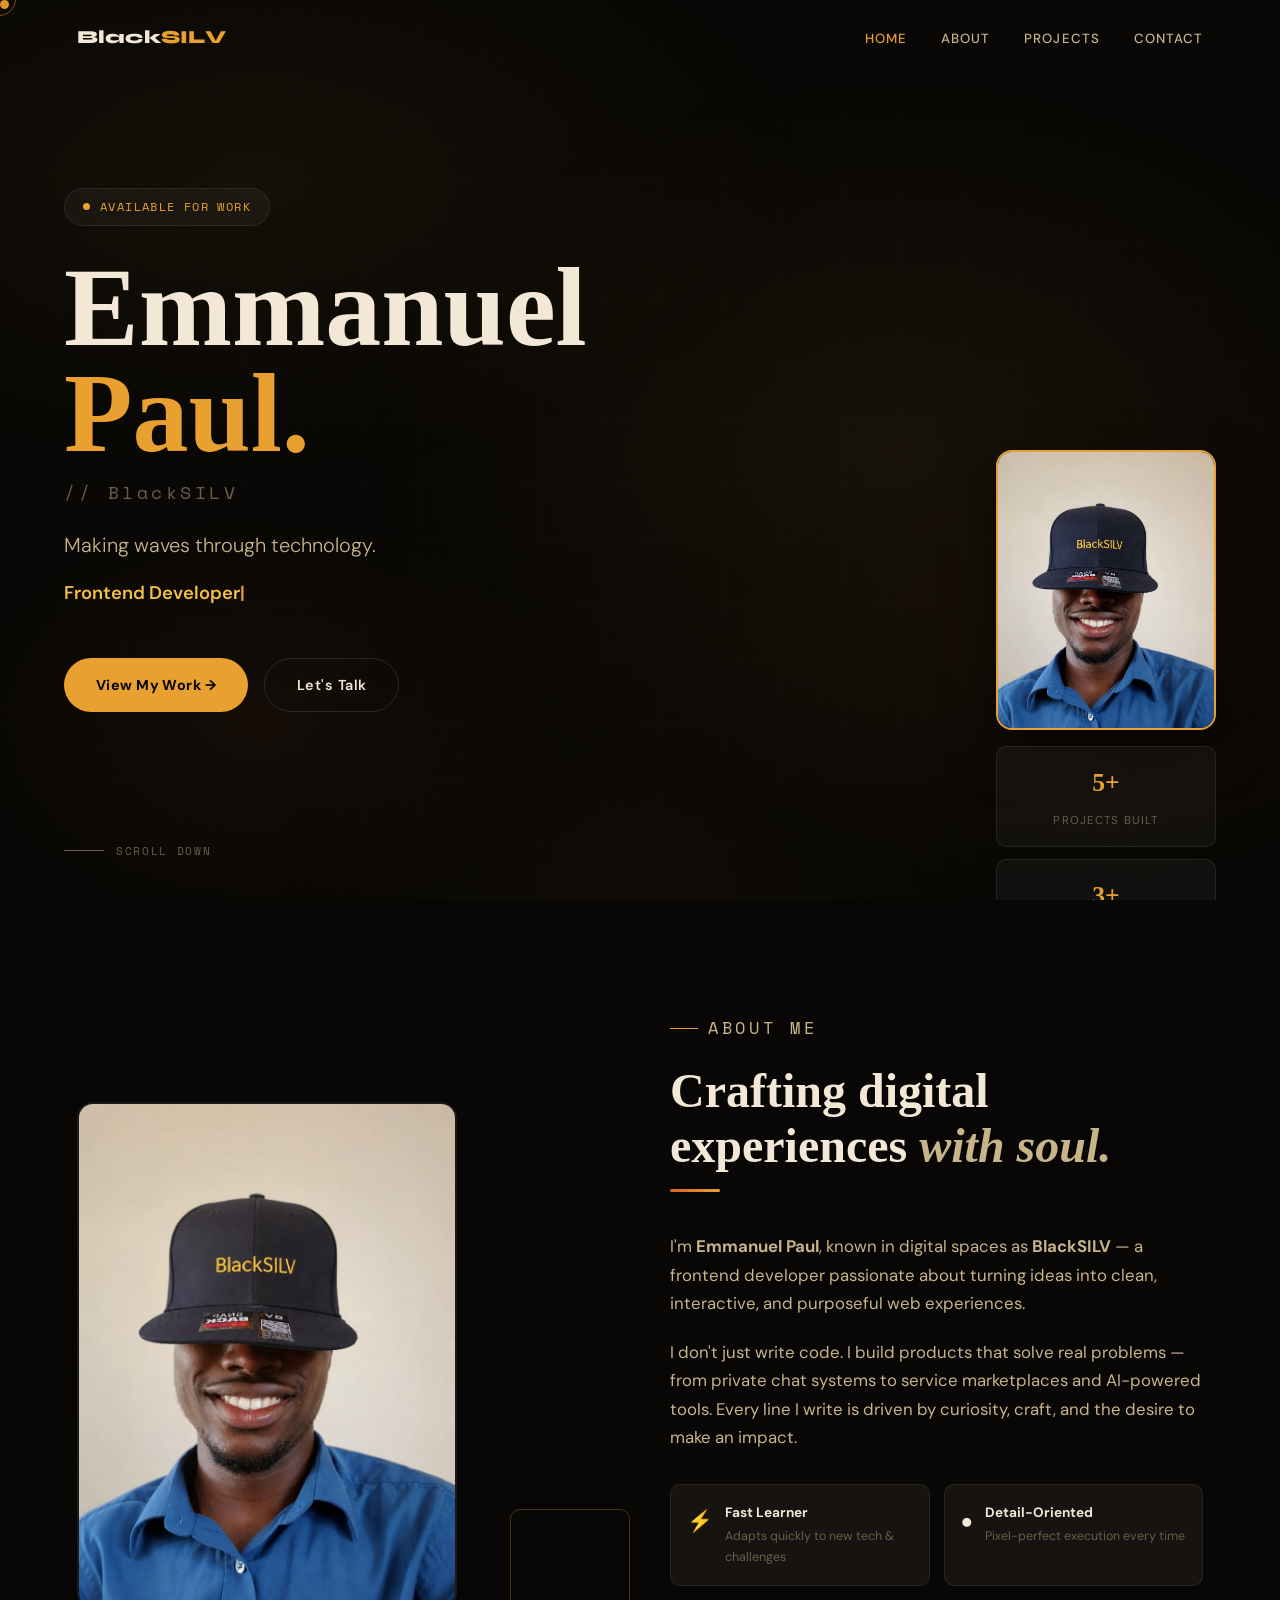
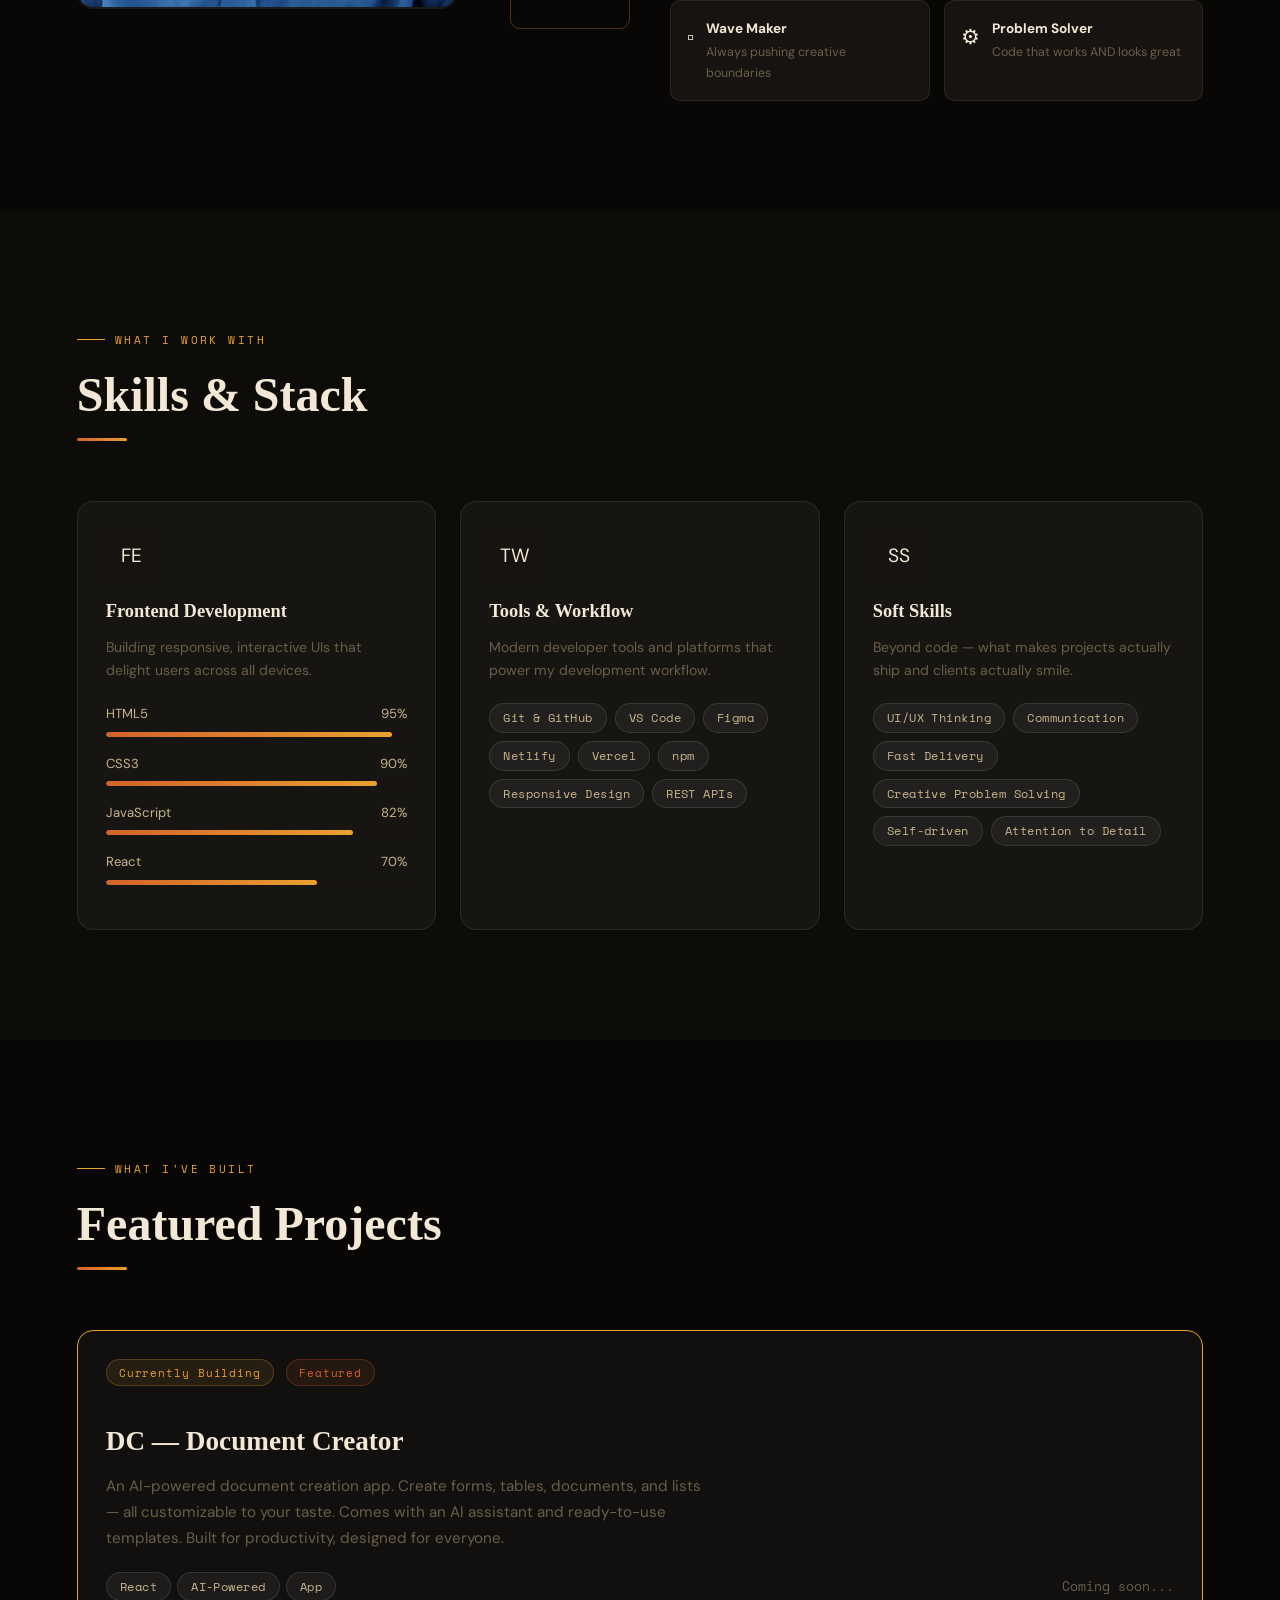
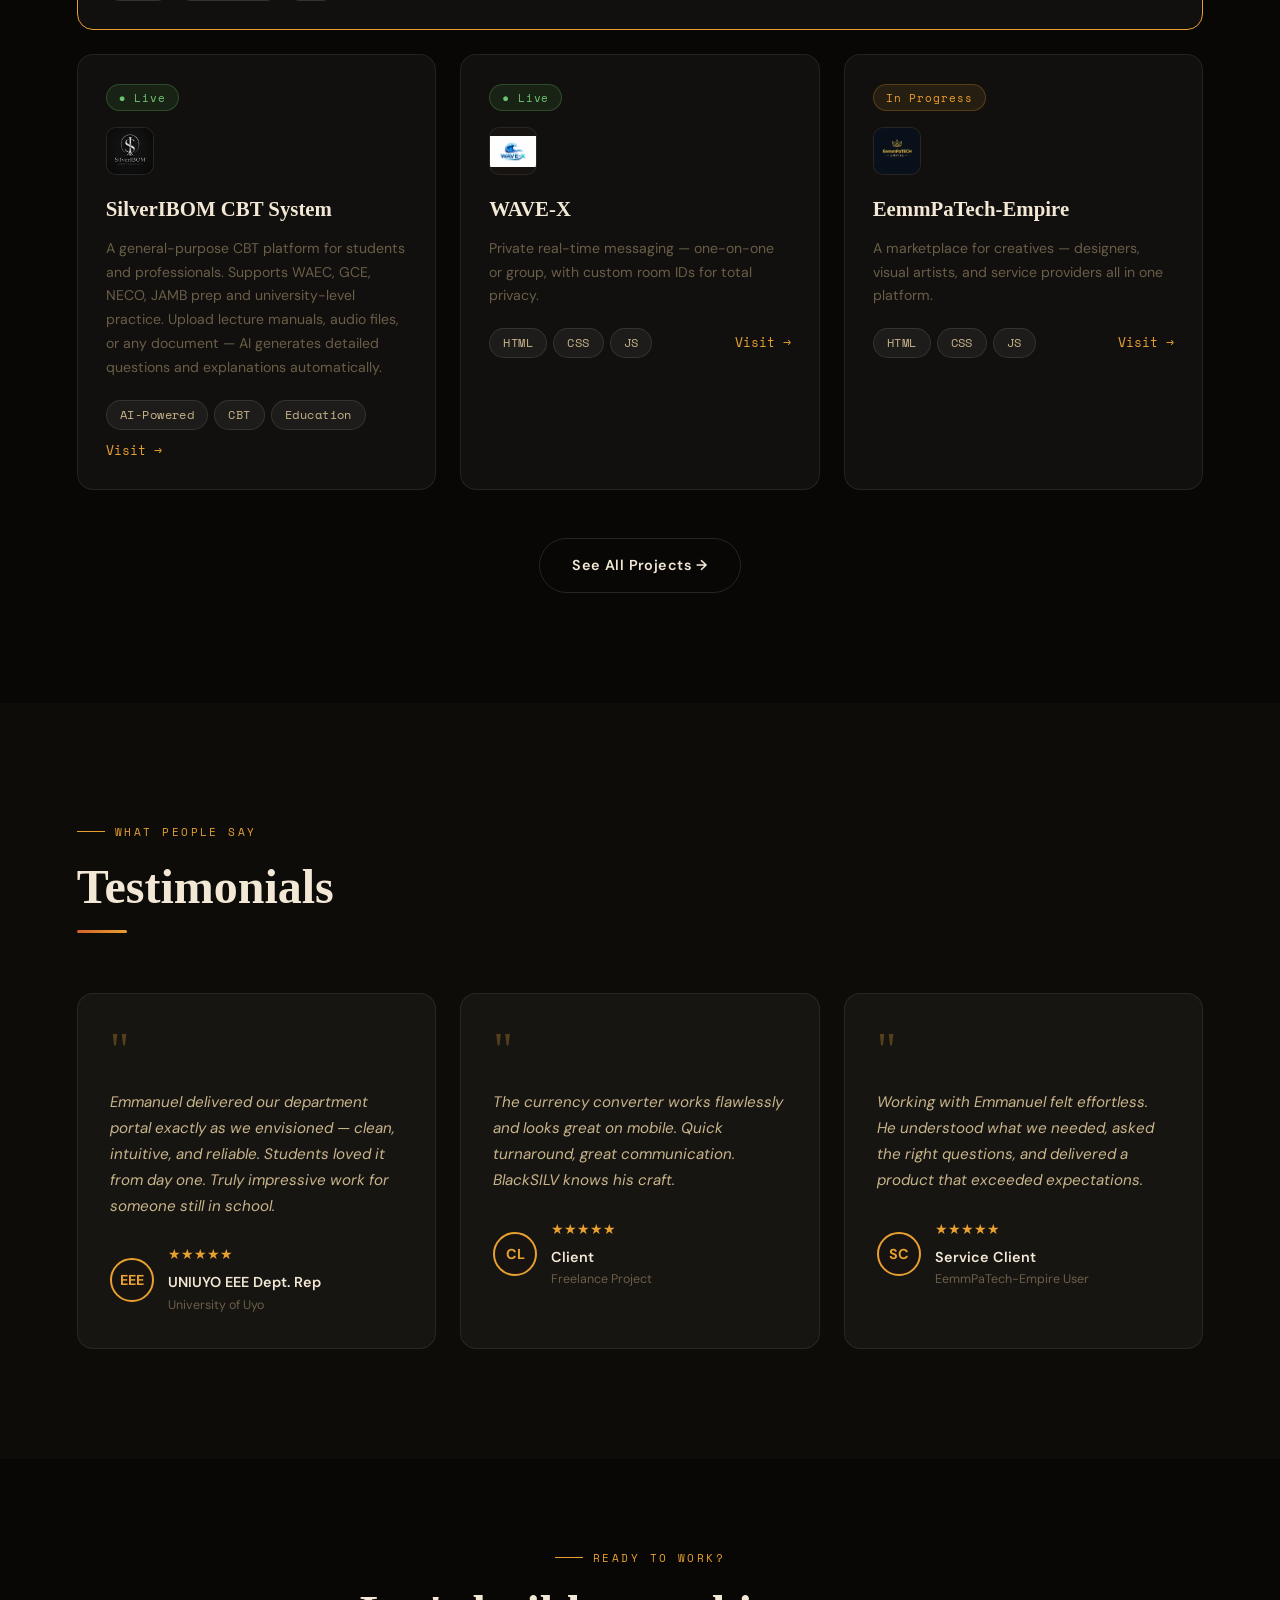
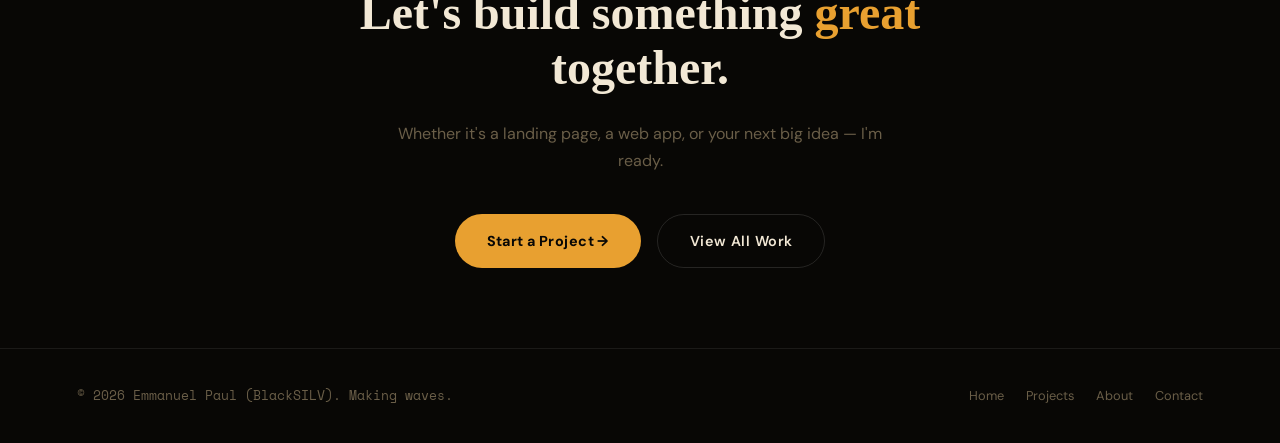
<file: index.html>
<!DOCTYPE html>
<html lang="en">
<head>
  <meta charset="UTF-8" />
  <meta name="viewport" content="width=device-width, initial-scale=1.0" />
  <title>BlackSILV — Emmanuel Paul</title>
  <meta name="description" content="Emmanuel Paul aka BlackSILV — Making waves through technology. Frontend Developer & UI Craftsman." />
  <link rel="stylesheet" href="style.css" />
  <style>
    /* ---- HERO ---- */
    .hero {
      min-height: 100vh;
      display: flex; align-items: center;
      padding: 0 5%;
      position: relative;
      overflow: hidden;
    }
    .hero-bg {
      position: absolute; inset: 0;
      background:
        radial-gradient(ellipse 60% 60% at 70% 50%, rgba(232,160,48,0.07) 0%, transparent 70%),
        radial-gradient(ellipse 40% 40% at 20% 80%, rgba(212,98,42,0.06) 0%, transparent 60%);
    }
    .hero-grid {
      position: absolute; inset: 0;
      background-image:
        linear-gradient(var(--border) 1px, transparent 1px),
        linear-gradient(90deg, var(--border) 1px, transparent 1px);
      background-size: 60px 60px;
      opacity: 0.18;
      mask-image: radial-gradient(ellipse 80% 80% at 50% 50%, black 30%, transparent 100%);
    }
    .hero-content {
      position: relative; z-index: 2;
      max-width: 780px;
    }
    .hero-badge {
      display: inline-flex; align-items: center; gap: 10px;
      padding: 8px 18px;
      background: var(--surface);
      border: 1px solid var(--border);
      border-radius: 50px;
      font-family: 'Space Mono', monospace;
      font-size: 0.72rem;
      color: var(--amber);
      letter-spacing: 0.12em;
      text-transform: uppercase;
      margin-bottom: 28px;
      animation: fadeDown 0.7s ease both;
    }
    .hero-badge::before {
      content: ''; width: 7px; height: 7px;
      background: var(--amber); border-radius: 50%;
      animation: pulse 2s infinite;
    }
    @keyframes pulse {
      0%,100% { opacity: 1; transform: scale(1); }
      50% { opacity: 0.4; transform: scale(1.4); }
    }
    .hero-name {
      font-family: 'Playfair Display', serif;
      font-size: clamp(3rem, 9vw, 7rem);
      font-weight: 900;
      line-height: 0.95;
      color: var(--cream);
      animation: fadeUp 0.8s 0.1s ease both;
    }
    .hero-name .accent { color: var(--amber); }
    .hero-nickname {
      font-family: 'Space Mono', monospace;
      font-size: clamp(0.9rem, 2vw, 1.1rem);
      color: var(--muted);
      letter-spacing: 0.2em;
      margin: 12px 0 20px;
      animation: fadeUp 0.8s 0.2s ease both;
    }
    .hero-tagline {
      font-size: clamp(1rem, 2.5vw, 1.25rem);
      color: var(--cream2);
      font-weight: 300;
      margin-bottom: 16px;
      animation: fadeUp 0.8s 0.25s ease both;
    }
    .hero-type-wrap {
      font-size: clamp(1rem, 2vw, 1.15rem);
      color: var(--muted);
      margin-bottom: 48px;
      animation: fadeUp 0.8s 0.3s ease both;
      min-height: 28px;
    }
    .hero-type-wrap #typewriter {
      color: var(--amber2);
      font-weight: 600;
    }
    .hero-type-wrap #typewriter::after {
      content: '|';
      animation: blink 0.8s infinite;
      color: var(--amber);
    }
    @keyframes blink { 0%,100%{opacity:1} 50%{opacity:0} }
    .hero-actions {
      display: flex; gap: 16px; flex-wrap: wrap;
      animation: fadeUp 0.8s 0.4s ease both;
    }
    .hero-scroll {
      position: absolute; bottom: 40px; left: 5%;
      display: flex; align-items: center; gap: 12px;
      font-family: 'Space Mono', monospace;
      font-size: 0.7rem;
      color: var(--muted);
      letter-spacing: 0.15em;
      text-transform: uppercase;
      animation: fadeUp 1s 0.8s ease both;
    }
    .hero-scroll-line {
      width: 40px; height: 1px;
      background: var(--muted);
      animation: scrollLine 2s infinite;
    }
    @keyframes scrollLine {
      0% { width: 20px; opacity: 0.4; }
      50% { width: 50px; opacity: 1; }
      100% { width: 20px; opacity: 0.4; }
    }
    /* Hero profile photo on right side */
    .hero-photo-wrap {
      position: absolute; right: 5%; top: 50%;
      transform: translateY(-50%);
      display: flex; flex-direction: column; align-items: center; gap: 16px;
      animation: fadeLeft 1s 0.5s ease both;
    }
    .hero-photo {
      width: 220px; height: 280px;
      border-radius: var(--radius-lg);
      border: 2px solid var(--amber);
      object-fit: cover;
      object-position: top;
      box-shadow: 0 20px 50px rgba(0,0,0,0.5);
    }
    .hero-stats-col {
      display: flex; flex-direction: column; gap: 12px;
      width: 100%;
    }
    .hero-stat {
      background: var(--surface);
      border: 1px solid var(--border);
      border-radius: var(--radius);
      padding: 14px 20px;
      text-align: center;
    }
    .hero-stat strong {
      display: block;
      font-family: 'Playfair Display', serif;
      font-size: 1.6rem;
      color: var(--amber);
    }
    .hero-stat span {
      font-size: 0.72rem;
      color: var(--muted);
      text-transform: uppercase;
      letter-spacing: 0.1em;
    }

    @keyframes fadeUp   { from { opacity:0; transform:translateY(24px); } to { opacity:1; transform:translateY(0); } }
    @keyframes fadeDown { from { opacity:0; transform:translateY(-16px); } to { opacity:1; transform:translateY(0); } }
    @keyframes fadeLeft { from { opacity:0; transform:translateX(30px); } to { opacity:1; transform:translateX(0); } }

    /* ---- ABOUT ---- */
    .about-grid {
      display: grid;
      grid-template-columns: 1fr 1fr;
      gap: 60px;
      align-items: center;
    }
    .about-visual {
      position: relative;
    }
    .about-frame {
      width: 100%; aspect-ratio: 3/4;
      max-width: 380px;
      border-radius: var(--radius-lg);
      overflow: hidden;
      border: 2px solid var(--border);
      position: relative;
    }
    .about-frame img {
      width: 100%; height: 100%;
      object-fit: cover;
      object-position: top;
      display: block;
    }
    .about-frame::before {
      content: '';
      position: absolute; inset: 0;
      background: radial-gradient(ellipse at 30% 30%, rgba(232,160,48,0.10), transparent 60%);
      z-index: 1; pointer-events: none;
    }
    .about-frame-deco {
      position: absolute;
      bottom: -20px; right: -20px;
      width: 120px; height: 120px;
      border: 1px solid var(--amber);
      border-radius: var(--radius);
      opacity: 0.3;
    }
    .about-text p {
      color: var(--cream2);
      margin-bottom: 20px;
      font-size: 1.05rem;
    }
    .about-highlights {
      display: grid; grid-template-columns: 1fr 1fr;
      gap: 14px; margin-top: 32px;
    }
    .highlight-item {
      display: flex; align-items: flex-start; gap: 12px;
      padding: 16px;
      background: var(--bg3);
      border: 1px solid var(--border);
      border-radius: var(--radius);
    }
    .highlight-icon { font-size: 1.3rem; margin-top: 2px; }
    .highlight-item h4 { font-size: 0.85rem; color: var(--cream); margin-bottom: 2px; }
    .highlight-item p  { font-size: 0.78rem; color: var(--muted); margin: 0; }

    /* ---- SKILLS ---- */
    .skills-section { background: var(--bg2); }
    .skills-grid {
      display: grid;
      grid-template-columns: repeat(auto-fit, minmax(280px, 1fr));
      gap: 24px;
      margin-top: 60px;
    }
    .skill-card {
      background: var(--surface);
      border: 1px solid var(--border);
      border-radius: var(--radius-lg);
      padding: 28px;
      transition: 0.3s;
    }
    .skill-card:hover { border-color: var(--amber); transform: translateY(-4px); }
    .skill-card-icon {
      font-size: 1.4rem; margin-bottom: 14px;
      width: 52px; height: 52px;
      background: var(--bg3);
      border-radius: 12px;
      display: flex; align-items: center; justify-content: center;
    }
    .skill-card h3 {
      font-family: 'Playfair Display', serif;
      font-size: 1.15rem;
      color: var(--cream);
      margin-bottom: 8px;
    }
    .skill-card p { font-size: 0.88rem; color: var(--muted); margin-bottom: 20px; }
    .skill-tags { display: flex; flex-wrap: wrap; gap: 8px; }

    .skill-bar-row { margin-bottom: 16px; }
    .skill-bar-label {
      display: flex; justify-content: space-between;
      font-size: 0.82rem; color: var(--cream2);
      margin-bottom: 6px;
    }
    .skill-bar-track {
      height: 5px; background: var(--bg3);
      border-radius: 3px; overflow: hidden;
    }
    .skill-bar-fill {
      height: 100%;
      background: linear-gradient(90deg, var(--orange), var(--amber));
      border-radius: 3px;
      width: 0;
      transition: width 1.2s cubic-bezier(0.4,0,0.2,1);
    }

    /* ---- TESTIMONIALS ---- */
    .testimonials-grid {
      display: grid;
      grid-template-columns: repeat(auto-fit, minmax(300px, 1fr));
      gap: 24px;
      margin-top: 60px;
    }
    .testi-card {
      background: var(--surface);
      border: 1px solid var(--border);
      border-radius: var(--radius-lg);
      padding: 32px;
      position: relative;
      transition: 0.3s;
    }
    .testi-card:hover { border-color: var(--amber); transform: translateY(-4px); }
    .testi-quote {
      font-size: 3rem;
      color: var(--amber);
      opacity: 0.3;
      font-family: 'Playfair Display', serif;
      line-height: 1;
      margin-bottom: 16px;
    }
    .testi-card p {
      color: var(--cream2); font-size: 0.95rem;
      line-height: 1.7; margin-bottom: 24px;
      font-style: italic;
    }
    .testi-author { display: flex; align-items: center; gap: 14px; }
    .testi-avatar {
      width: 44px; height: 44px;
      background: var(--bg3);
      border-radius: 50%;
      border: 2px solid var(--amber);
      display: flex; align-items: center; justify-content: center;
      font-size: 0.9rem;
      font-weight: 700;
      color: var(--amber);
    }
    .testi-name { font-weight: 600; font-size: 0.9rem; color: var(--cream); }
    .testi-role { font-size: 0.78rem; color: var(--muted); }
    .testi-stars { color: var(--amber); font-size: 0.85rem; margin-bottom: 4px; }

    /* === PROJECTS PREVIEW (homepage) === */
    .projects-preview {
      display: grid;
      grid-template-columns: repeat(auto-fit, minmax(300px, 1fr));
      gap: 24px;
      margin-top: 60px;
    }
    .proj-card {
      background: var(--surface);
      border: 1px solid var(--border);
      border-radius: var(--radius-lg);
      padding: 28px;
      transition: 0.3s;
      position: relative;
      overflow: hidden;
    }
    .proj-card:hover { border-color: var(--amber); transform: translateY(-4px); }
    .proj-card::before {
      content: '';
      position: absolute; top: 0; left: 0; right: 0; height: 3px;
      background: linear-gradient(90deg, var(--orange), var(--amber));
      transform: scaleX(0);
      transition: transform 0.3s;
      transform-origin: left;
    }
    .proj-card:hover::before { transform: scaleX(1); }
    .proj-badge {
      display: inline-block;
      padding: 3px 12px;
      border-radius: 50px;
      font-size: 0.7rem;
      font-family: 'Space Mono', monospace;
      letter-spacing: 0.08em;
      margin-bottom: 16px;
    }
    .proj-badge.live { background: rgba(100,200,100,0.1); color: #6ec46e; border: 1px solid rgba(100,200,100,0.25); }
    .proj-badge.building { background: rgba(232,160,48,0.1); color: var(--amber); border: 1px solid rgba(232,160,48,0.25); }
    .proj-card h3 {
      font-family: 'Playfair Display', serif;
      font-size: 1.3rem; color: var(--cream);
      margin-bottom: 10px;
    }
    .proj-card p { font-size: 0.88rem; color: var(--muted); margin-bottom: 20px; }
    .proj-footer {
      display: flex; align-items: center;
      justify-content: space-between; flex-wrap: wrap; gap: 10px;
    }
    .proj-tags { display: flex; gap: 6px; flex-wrap: wrap; }
    .proj-link {
      font-size: 0.8rem;
      color: var(--amber);
      text-decoration: none;
      font-family: 'Space Mono', monospace;
      display: flex; align-items: center; gap: 6px;
      transition: gap 0.2s;
    }
    .proj-link:hover { gap: 10px; }

    /* Project logo thumb */
    .proj-logo-thumb {
      width: 48px; height: 48px;
      border-radius: 10px;
      overflow: hidden;
      background: var(--bg3);
      border: 1px solid var(--border);
      display: flex; align-items: center; justify-content: center;
      margin-bottom: 16px;
    }
    .proj-logo-thumb img {
      width: 100%; height: 100%;
      object-fit: contain;
    }

    /* === RESPONSIVE === */
    @media (max-width: 900px) {
      .hero-photo-wrap {
        position: static;
        transform: none;
        flex-direction: row;
        justify-content: center;
        align-items: center;
        gap: 20px;
        margin-top: 40px;
      }
      .hero-photo {
        width: 140px;
        height: 180px;
      }
      .hero-stats-col {
        flex-direction: column;
        gap: 10px;
      }
      .hero {
        flex-direction: column;
        justify-content: center;
        padding-top: 120px;
        padding-bottom: 60px;
      }
      .about-grid { grid-template-columns: 1fr; }
      .about-visual { display: none; }
    }
    @media (max-width: 480px) {
      .hero-stats-col { display: none; }
      .hero-photo {
        width: 160px;
        height: 200px;
        margin: 0 auto;
        display: block;
      }
      .hero-photo-wrap {
        justify-content: center;
      }
    }
    @media (max-width: 600px) {
      .about-highlights { grid-template-columns: 1fr; }
    }
  </style>
</head>
<body>

  <!-- CURSOR -->
  <div class="cursor"></div>
  <div class="cursor-ring"></div>

  <!-- MOBILE NAV -->
  <div class="mobile-nav">
    <button class="mobile-close">✕</button>
    <a href="index.html">Home</a>
    <a href="about.html">About</a>
    <a href="projects.html">Projects</a>
    <a href="contact.html">Contact</a>
  </div>

  <!-- NAV -->
  <nav>
    <a href="index.html" class="nav-logo">Black<span>SILV</span></a>
    <ul class="nav-links">
      <li><a href="index.html">Home</a></li>
      <li><a href="about.html">About</a></li>
      <li><a href="projects.html">Projects</a></li>
      <li><a href="contact.html">Contact</a></li>
    </ul>
    <button class="nav-menu-btn" aria-label="Menu">
      <span></span><span></span><span></span>
    </button>
  </nav>

  <!-- ===== HERO ===== -->
  <section class="hero">
    <div class="hero-bg"></div>
    <div class="hero-grid"></div>

    <div class="hero-content">
      <div class="hero-badge">Available for work</div>
      <h1 class="hero-name">
        Emmanuel<br><span class="accent">Paul.</span>
      </h1>
      <p class="hero-nickname">// BlackSILV</p>
      <p class="hero-tagline">Making waves through technology.</p>
      <p class="hero-type-wrap"><span id="typewriter"></span></p>
      <div class="hero-actions">
        <a href="projects.html" class="btn btn-primary">View My Work →</a>
        <a href="contact.html" class="btn btn-outline">Let's Talk</a>
      </div>
    </div>

    <div class="hero-photo-wrap">
      <img src="profile.jpg" alt="Emmanuel Paul — BlackSILV" class="hero-photo" />
      <div class="hero-stats-col">
        <div class="hero-stat">
          <strong>5+</strong>
          <span>Projects Built</span>
        </div>
        <div class="hero-stat">
          <strong>3+</strong>
          <span>Years Coding</span>
        </div>
        <div class="hero-stat">
          <strong>100%</strong>
          <span>Passion</span>
        </div>
      </div>
    </div>

    <div class="hero-scroll">
      <div class="hero-scroll-line"></div>
      Scroll down
    </div>
  </section>

  <!-- ===== ABOUT ===== -->
  <section id="about">
    <div class="about-grid">
      <div class="about-visual reveal">
        <div class="about-frame">
          <img src="profile.jpg" alt="Emmanuel Paul" />
        </div>
        <div class="about-frame-deco"></div>
      </div>
      <div class="about-text">
        <p class="section-label reveal">About Me</p>
        <h2 class="section-title reveal">Crafting digital<br>experiences <em>with soul.</em></h2>
        <div class="divider reveal"></div>
        <p class="reveal">
          I'm <strong>Emmanuel Paul</strong>, known in digital spaces as <strong>BlackSILV</strong> —
          a frontend developer passionate about turning ideas into clean, interactive, and purposeful web experiences.
        </p>
        <p class="reveal">
          I don't just write code. I build products that solve real problems — from private chat systems
          to service marketplaces and AI-powered tools. Every line I write is driven by curiosity, craft, and the desire to make an impact.
        </p>
        <div class="about-highlights">
          <div class="highlight-item reveal">
            <span class="highlight-icon">&#9889;</span>
            <div>
              <h4>Fast Learner</h4>
              <p>Adapts quickly to new tech &amp; challenges</p>
            </div>
          </div>
          <div class="highlight-item reveal">
            <span class="highlight-icon">&#9679;</span>
            <div>
              <h4>Detail-Oriented</h4>
              <p>Pixel-perfect execution every time</p>
            </div>
          </div>
          <div class="highlight-item reveal">
            <span class="highlight-icon">&#9643;</span>
            <div>
              <h4>Wave Maker</h4>
              <p>Always pushing creative boundaries</p>
            </div>
          </div>
          <div class="highlight-item reveal">
            <span class="highlight-icon">&#9881;</span>
            <div>
              <h4>Problem Solver</h4>
              <p>Code that works AND looks great</p>
            </div>
          </div>
        </div>
      </div>
    </div>
  </section>

  <!-- ===== SKILLS ===== -->
  <section class="skills-section">
    <p class="section-label reveal">What I Work With</p>
    <h2 class="section-title reveal">Skills &amp; Stack</h2>
    <div class="divider reveal"></div>

    <div class="skills-grid">

      <div class="skill-card reveal">
        <div class="skill-card-icon" style="font-size:1.2rem;">FE</div>
        <h3>Frontend Development</h3>
        <p>Building responsive, interactive UIs that delight users across all devices.</p>
        <div class="skill-bar-row">
          <div class="skill-bar-label"><span>HTML5</span><span>95%</span></div>
          <div class="skill-bar-track"><div class="skill-bar-fill" data-width="95"></div></div>
        </div>
        <div class="skill-bar-row">
          <div class="skill-bar-label"><span>CSS3</span><span>90%</span></div>
          <div class="skill-bar-track"><div class="skill-bar-fill" data-width="90"></div></div>
        </div>
        <div class="skill-bar-row">
          <div class="skill-bar-label"><span>JavaScript</span><span>82%</span></div>
          <div class="skill-bar-track"><div class="skill-bar-fill" data-width="82"></div></div>
        </div>
        <div class="skill-bar-row">
          <div class="skill-bar-label"><span>React</span><span>70%</span></div>
          <div class="skill-bar-track"><div class="skill-bar-fill" data-width="70"></div></div>
        </div>
      </div>

      <div class="skill-card reveal">
        <div class="skill-card-icon" style="font-size:1.2rem;">TW</div>
        <h3>Tools &amp; Workflow</h3>
        <p>Modern developer tools and platforms that power my development workflow.</p>
        <div class="skill-tags">
          <span class="tag">Git &amp; GitHub</span>
          <span class="tag">VS Code</span>
          <span class="tag">Figma</span>
          <span class="tag">Netlify</span>
          <span class="tag">Vercel</span>
          <span class="tag">npm</span>
          <span class="tag">Responsive Design</span>
          <span class="tag">REST APIs</span>
        </div>
      </div>

            <div class="skill-card reveal">
        <div class="skill-card-icon" style="font-size:1.2rem;">SS</div>
        <h3>Soft Skills</h3>
        <p>Beyond code — what makes projects actually ship and clients actually smile.</p>
        <div class="skill-tags">
          <span class="tag">UI/UX Thinking</span>
          <span class="tag">Communication</span>
          <span class="tag">Fast Delivery</span>
          <span class="tag">Creative Problem Solving</span>
          <span class="tag">Self-driven</span>
          <span class="tag">Attention to Detail</span>
        </div>
      </div>

    </div>
  </section>

  <!-- ===== PROJECTS PREVIEW ===== -->
  <section>
    <p class="section-label reveal">What I've Built</p>
    <h2 class="section-title reveal">Featured Projects</h2>
    <div class="divider reveal"></div>

    <div class="projects-preview">

      <!-- DC - TOP FEATURED -->
      <div class="proj-card reveal" style="grid-column: 1 / -1; border-color: var(--amber);">
        <div style="display:flex; align-items:center; gap:12px; margin-bottom:16px;">
          <span class="proj-badge building">Currently Building</span>
          <span class="proj-badge building" style="background:rgba(212,98,42,0.1);color:var(--orange);border-color:rgba(212,98,42,0.25);">Featured</span>
        </div>
        <h3 style="font-size:1.7rem;">DC — Document Creator</h3>
        <p style="font-size:0.95rem; max-width:600px;">An AI-powered document creation app. Create forms, tables, documents, and lists — all customizable to your taste. Comes with an AI assistant and ready-to-use templates. Built for productivity, designed for everyone.</p>
        <div class="proj-footer">
          <div class="proj-tags">
            <span class="tag">React</span>
            <span class="tag">AI-Powered</span>
            <span class="tag">App</span>
          </div>
          <span style="font-size:0.8rem; color:var(--muted); font-family:'Space Mono',monospace;">Coming soon...</span>
        </div>
      </div>

      <!-- SILVERIBOM CBT SYSTEM — 2nd project -->
      <div class="proj-card reveal">
        <span class="proj-badge live">&#9679; Live</span>
        <div class="proj-logo-thumb">
          <img src="logo-silveribom.png" alt="SilverIBOM Logo" />
        </div>
        <h3>SilverIBOM CBT System</h3>
        <p>A general-purpose CBT platform for students and professionals. Supports WAEC, GCE, NECO, JAMB prep and university-level practice. Upload lecture manuals, audio files, or any document — AI generates detailed questions and explanations automatically.</p>
        <div class="proj-footer">
          <div class="proj-tags">
            <span class="tag">AI-Powered</span>
            <span class="tag">CBT</span>
            <span class="tag">Education</span>
          </div>
          <a href="https://silveribom-cbt-system-521361616153.us-west1.run.app" target="_blank" class="proj-link">Visit →</a>
        </div>
      </div>

      <!-- WAVE X -->
      <div class="proj-card reveal">
        <span class="proj-badge live">&#9679; Live</span>
        <div class="proj-logo-thumb">
          <img src="logo-wavex.png" alt="WAVE-X Logo" />
        </div>
        <h3>WAVE-X</h3>
        <p>Private real-time messaging — one-on-one or group, with custom room IDs for total privacy.</p>
        <div class="proj-footer">
          <div class="proj-tags"><span class="tag">HTML</span><span class="tag">CSS</span><span class="tag">JS</span></div>
          <a href="https://wavex-521361616153.us-west1.run.app" target="_blank" class="proj-link">Visit →</a>
        </div>
      </div>

      <!-- EEMMPATECH -->
      <div class="proj-card reveal">
        <span class="proj-badge building">In Progress</span>
        <div class="proj-logo-thumb">
          <img src="logo-eemmpatech.png" alt="EemmPaTech-Empire Logo" />
        </div>
        <h3>EemmPaTech-Empire</h3>
        <p>A marketplace for creatives — designers, visual artists, and service providers all in one platform.</p>
        <div class="proj-footer">
          <div class="proj-tags"><span class="tag">HTML</span><span class="tag">CSS</span><span class="tag">JS</span></div>
          <a href="https://eemmpatech-empire.github.io/" target="_blank" class="proj-link">Visit →</a>
        </div>
      </div>

    </div>

    <div style="text-align:center; margin-top:48px;" class="reveal">
      <a href="projects.html" class="btn btn-outline">See All Projects →</a>
    </div>
  </section>

  <!-- ===== TESTIMONIALS ===== -->
  <section style="background:var(--bg2);">
    <p class="section-label reveal">What People Say</p>
    <h2 class="section-title reveal">Testimonials</h2>
    <div class="divider reveal"></div>

    <div class="testimonials-grid">
      <div class="testi-card reveal">
        <div class="testi-quote">"</div>
        <p>Emmanuel delivered our department portal exactly as we envisioned — clean, intuitive, and reliable. Students loved it from day one. Truly impressive work for someone still in school.</p>
        <div class="testi-author">
          <div class="testi-avatar">EEE</div>
          <div>
            <div class="testi-stars">&#9733;&#9733;&#9733;&#9733;&#9733;</div>
            <div class="testi-name">UNIUYO EEE Dept. Rep</div>
            <div class="testi-role">University of Uyo</div>
          </div>
        </div>
      </div>
      <div class="testi-card reveal">
        <div class="testi-quote">"</div>
        <p>The currency converter works flawlessly and looks great on mobile. Quick turnaround, great communication. BlackSILV knows his craft.</p>
        <div class="testi-author">
          <div class="testi-avatar">CL</div>
          <div>
            <div class="testi-stars">&#9733;&#9733;&#9733;&#9733;&#9733;</div>
            <div class="testi-name">Client</div>
            <div class="testi-role">Freelance Project</div>
          </div>
        </div>
      </div>
      <div class="testi-card reveal">
        <div class="testi-quote">"</div>
        <p>Working with Emmanuel felt effortless. He understood what we needed, asked the right questions, and delivered a product that exceeded expectations.</p>
        <div class="testi-author">
          <div class="testi-avatar">SC</div>
          <div>
            <div class="testi-stars">&#9733;&#9733;&#9733;&#9733;&#9733;</div>
            <div class="testi-name">Service Client</div>
            <div class="testi-role">EemmPaTech-Empire User</div>
          </div>
        </div>
      </div>
    </div>
  </section>

  <!-- ===== CTA ===== -->
  <section style="text-align:center; padding: 80px 5%;">
    <p class="section-label reveal" style="justify-content:center;">Ready to Work?</p>
    <h2 class="section-title reveal" style="max-width:600px; margin:0 auto 24px;">Let's build something <span style="color:var(--amber);">great</span> together.</h2>
    <p class="reveal" style="color:var(--muted); margin-bottom:40px; max-width:500px; margin-left:auto; margin-right:auto;">
      Whether it's a landing page, a web app, or your next big idea — I'm ready.
    </p>
    <div class="reveal" style="display:flex; gap:16px; justify-content:center; flex-wrap:wrap;">
      <a href="contact.html" class="btn btn-primary">Start a Project →</a>
      <a href="projects.html" class="btn btn-outline">View All Work</a>
    </div>
  </section>

  <!-- FOOTER -->
  <footer>
    <p>© 2026 Emmanuel Paul (BlackSILV). Making waves.</p>
    <div class="footer-links">
      <a href="index.html">Home</a>
      <a href="projects.html">Projects</a>
      <a href="about.html">About</a>
      <a href="contact.html">Contact</a>
    </div>
  </footer>

  <script src="script.js"></script>
  <script>
    // Skill bar animation on scroll
    const bars = document.querySelectorAll('.skill-bar-fill');
    const barObs = new IntersectionObserver(entries => {
      entries.forEach(e => {
        if (e.isIntersecting) {
          e.target.style.width = e.target.dataset.width + '%';
          barObs.unobserve(e.target);
        }
      });
    }, { threshold: 0.3 });
    bars.forEach(b => barObs.observe(b));
  </script>
</body>
</html>
</file>
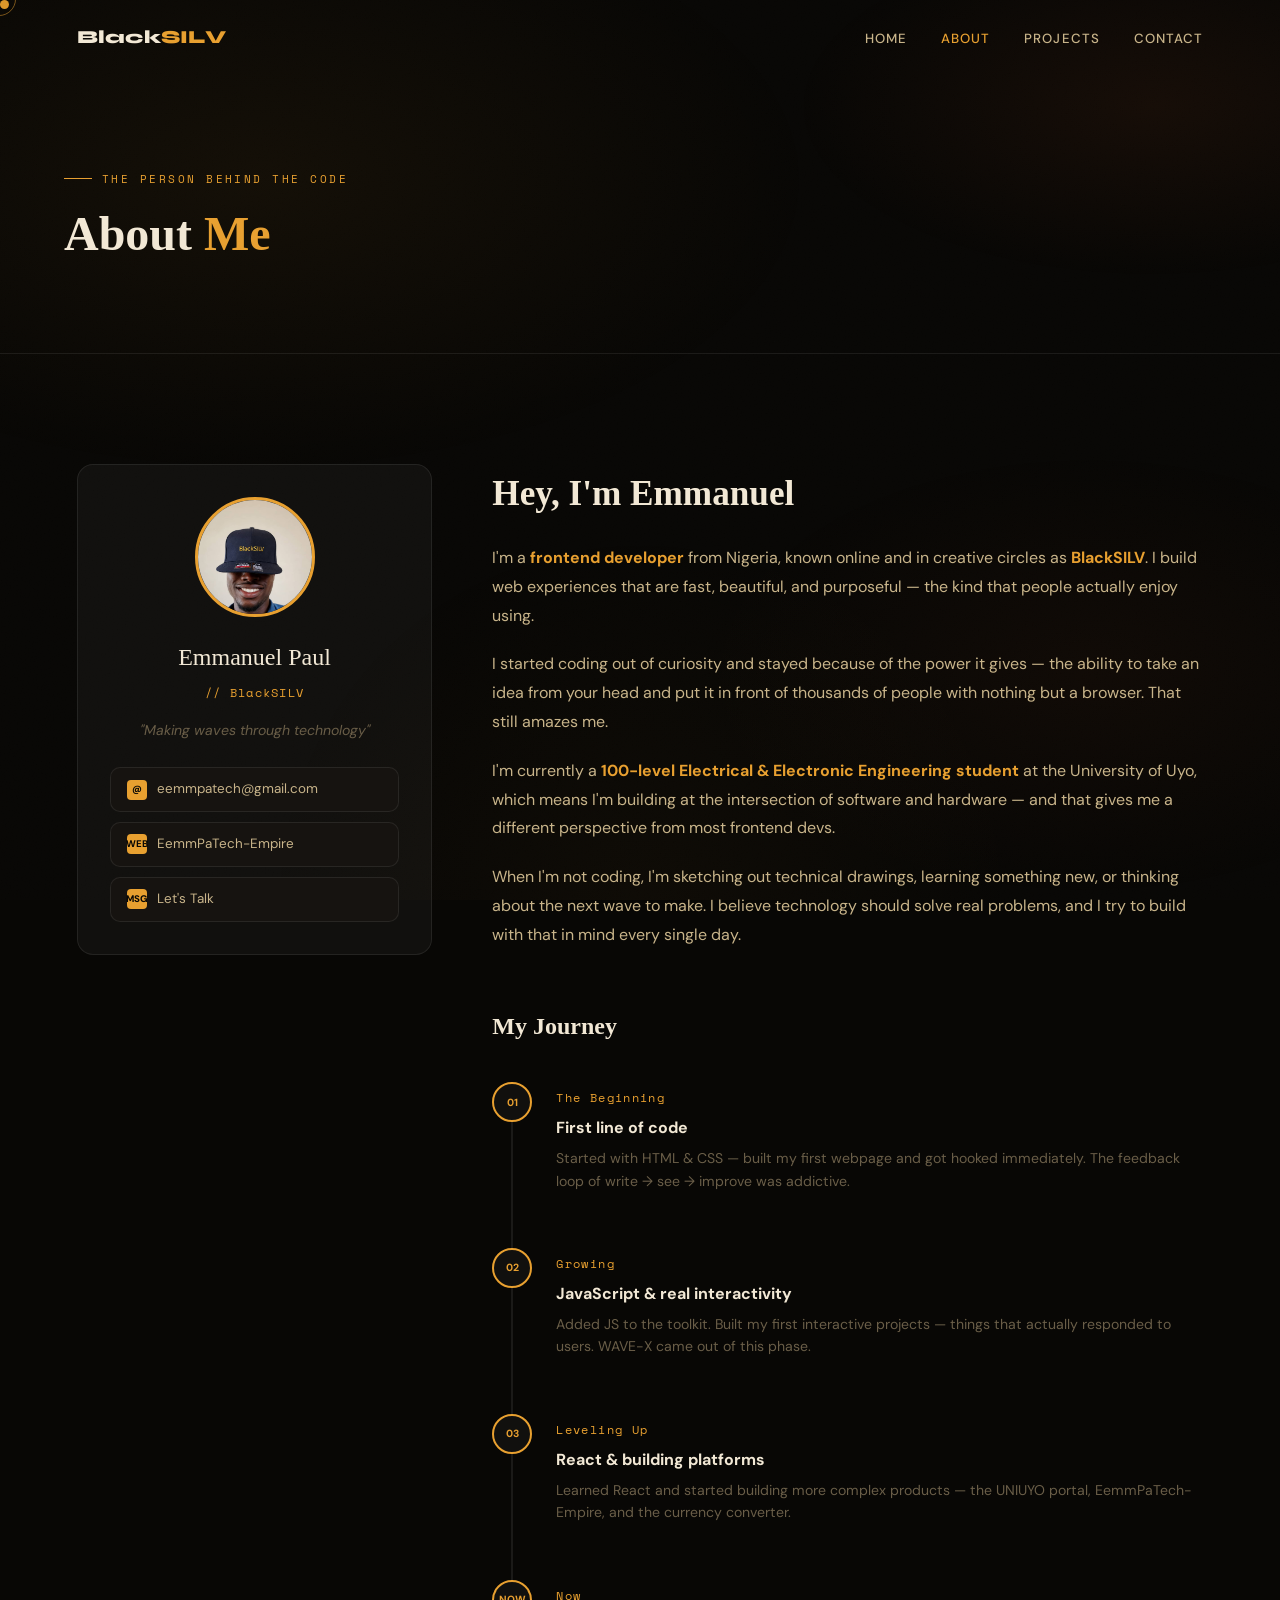
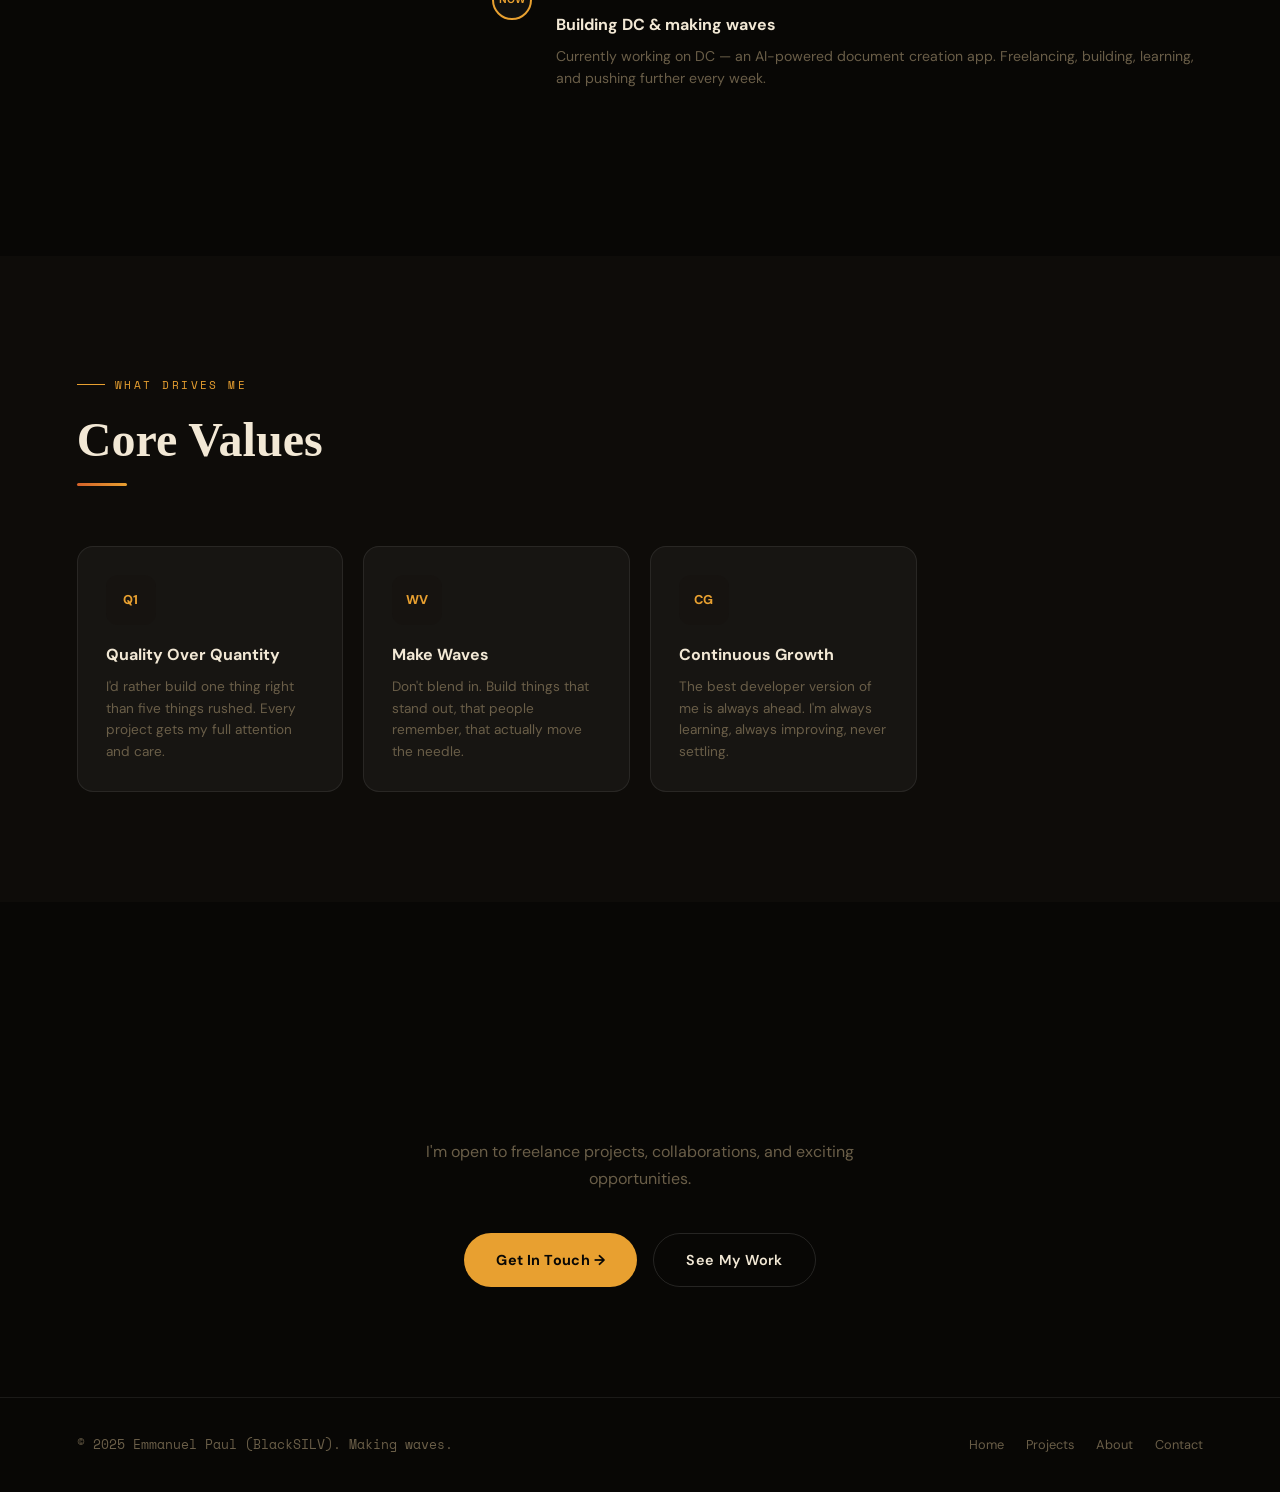
<file: about.html>
<!DOCTYPE html>
<html lang="en">
<head>
  <meta charset="UTF-8" />
  <meta name="viewport" content="width=device-width, initial-scale=1.0" />
  <title>About — BlackSILV</title>
  <meta name="description" content="About Emmanuel Paul (BlackSILV) — Frontend Developer making waves through technology." />
  <link rel="stylesheet" href="style.css" />
  <style>
    .page-hero {
      padding: 160px 5% 80px;
      border-bottom: 1px solid var(--border);
      position: relative; overflow: hidden;
    }
    .page-hero-bg {
      position: absolute; inset: 0;
      background: radial-gradient(ellipse 40% 70% at 90% 30%, rgba(212,98,42,0.07), transparent 70%);
    }
    .page-hero-content { position: relative; z-index: 1; }

    /* ---- STORY ---- */
    .story-grid {
      display: grid;
      grid-template-columns: 1fr 2fr;
      gap: 60px;
      align-items: start;
    }
    .story-sidebar { position: sticky; top: 100px; }
    .profile-card {
      background: var(--surface);
      border: 1px solid var(--border);
      border-radius: var(--radius-lg);
      padding: 32px;
      text-align: center;
    }
    .profile-avatar {
      width: 120px; height: 120px;
      border-radius: 50%;
      border: 3px solid var(--amber);
      margin: 0 auto 20px;
      overflow: hidden;
    }
    .profile-avatar img {
      width: 100%; height: 100%;
      object-fit: cover;
      object-position: top;
      display: block;
    }
    .profile-name {
      font-family: 'Playfair Display', serif;
      font-size: 1.5rem; color: var(--cream);
      margin-bottom: 4px;
    }
    .profile-nick {
      font-family: 'Space Mono', monospace;
      font-size: 0.78rem; color: var(--amber);
      margin-bottom: 16px; letter-spacing: 0.1em;
    }
    .profile-tag {
      font-size: 0.88rem; color: var(--muted);
      font-style: italic; margin-bottom: 24px;
    }
    .profile-links {
      display: flex; flex-direction: column; gap: 10px;
    }
    .profile-links a {
      display: flex; align-items: center; gap: 10px;
      padding: 10px 16px;
      background: var(--bg3);
      border: 1px solid var(--border);
      border-radius: var(--radius);
      color: var(--cream2);
      text-decoration: none;
      font-size: 0.84rem;
      transition: 0.3s;
    }
    .profile-links a:hover { border-color: var(--amber); color: var(--amber); }
    .profile-link-icon {
      width: 20px; height: 20px;
      background: var(--amber);
      border-radius: 4px;
      display: flex; align-items: center; justify-content: center;
      font-size: 0.6rem;
      font-weight: 800;
      color: var(--bg);
      flex-shrink: 0;
    }

    .story-body h2 {
      font-family: 'Playfair Display', serif;
      font-size: clamp(1.5rem, 3vw, 2.2rem);
      color: var(--cream); margin-bottom: 20px;
    }
    .story-body p {
      color: var(--cream2); font-size: 1rem;
      line-height: 1.8; margin-bottom: 20px;
    }
    .story-body strong { color: var(--amber); }

    /* ---- TIMELINE ---- */
    .timeline { margin-top: 56px; }
    .timeline-title {
      font-family: 'Playfair Display', serif;
      font-size: 1.5rem; color: var(--cream);
      margin-bottom: 36px;
    }
    .timeline-item {
      display: flex; gap: 24px;
      padding-bottom: 36px;
      position: relative;
    }
    .timeline-item::before {
      content: '';
      position: absolute; left: 19px; top: 40px;
      width: 2px; bottom: 0;
      background: var(--border);
    }
    .timeline-item:last-child::before { display: none; }
    .timeline-dot {
      width: 40px; height: 40px; flex-shrink: 0;
      background: var(--surface);
      border: 2px solid var(--amber);
      border-radius: 50%;
      display: flex; align-items: center; justify-content: center;
      font-size: 0.65rem;
      font-weight: 700;
      color: var(--amber);
      position: relative; z-index: 1;
    }
    .timeline-content { padding-top: 6px; }
    .timeline-year {
      font-family: 'Space Mono', monospace;
      font-size: 0.72rem; color: var(--amber);
      letter-spacing: 0.12em; margin-bottom: 6px;
    }
    .timeline-content h4 {
      color: var(--cream); font-size: 1rem;
      margin-bottom: 6px;
    }
    .timeline-content p {
      color: var(--muted); font-size: 0.88rem;
      line-height: 1.6;
    }

    /* ---- VALUES ---- */
    .values-grid {
      display: grid;
      grid-template-columns: repeat(auto-fit, minmax(240px, 1fr));
      gap: 20px; margin-top: 60px;
    }
    .value-card {
      background: var(--surface);
      border: 1px solid var(--border);
      border-radius: var(--radius-lg);
      padding: 28px;
      transition: 0.3s;
    }
    .value-card:hover { border-color: var(--amber); transform: translateY(-4px); }
    .value-icon {
      font-size: 0.8rem;
      font-weight: 800;
      margin-bottom: 16px;
      width: 50px; height: 50px;
      background: var(--bg3); border-radius: 12px;
      display: flex; align-items: center; justify-content: center;
      color: var(--amber);
      letter-spacing: 0.04em;
    }
    .value-card h3 { color: var(--cream); font-size: 1rem; margin-bottom: 8px; }
    .value-card p { color: var(--muted); font-size: 0.85rem; line-height: 1.6; }

    @media (max-width: 900px) {
      .story-grid { grid-template-columns: 1fr; }
      .story-sidebar { position: static; }
    }
  </style>
</head>
<body>

  <div class="cursor"></div>
  <div class="cursor-ring"></div>

  <div class="mobile-nav">
    <button class="mobile-close">✕</button>
    <a href="index.html">Home</a>
    <a href="about.html">About</a>
    <a href="projects.html">Projects</a>
    <a href="contact.html">Contact</a>
  </div>

  <nav>
    <a href="index.html" class="nav-logo">Black<span>SILV</span></a>
    <ul class="nav-links">
      <li><a href="index.html">Home</a></li>
      <li><a href="about.html">About</a></li>
      <li><a href="projects.html">Projects</a></li>
      <li><a href="contact.html">Contact</a></li>
    </ul>
    <button class="nav-menu-btn"><span></span><span></span><span></span></button>
  </nav>

  <div class="page-hero">
    <div class="page-hero-bg"></div>
    <div class="page-hero-content">
      <p class="section-label">The Person Behind the Code</p>
      <h1 class="section-title">About <span style="color:var(--amber);">Me</span></h1>
    </div>
  </div>

  <section>
    <div class="story-grid">

      <!-- SIDEBAR -->
      <div class="story-sidebar reveal">
        <div class="profile-card">
          <div class="profile-avatar">
            <img src="profile.jpg" alt="Emmanuel Paul — BlackSILV" />
          </div>
          <div class="profile-name">Emmanuel Paul</div>
          <div class="profile-nick">// BlackSILV</div>
          <div class="profile-tag">"Making waves through technology"</div>
          <div class="profile-links">
            <a href="mailto:eemmpatech@gmail.com">
              <span class="profile-link-icon">@</span>
              eemmpatech@gmail.com
            </a>
            <a href="https://eemmpatech-empire.github.io/" target="_blank">
              <span class="profile-link-icon">WEB</span>
              EemmPaTech-Empire
            </a>
            <a href="contact.html">
              <span class="profile-link-icon">MSG</span>
              Let's Talk
            </a>
          </div>
        </div>
      </div>

      <!-- STORY -->
      <div class="story-body">
        <div class="reveal">
          <h2>Hey, I'm Emmanuel</h2>
          <p>
            I'm a <strong>frontend developer</strong> from Nigeria, known online and in creative circles as <strong>BlackSILV</strong>. I build web experiences that are fast, beautiful, and purposeful — the kind that people actually enjoy using.
          </p>
          <p>
            I started coding out of curiosity and stayed because of the power it gives — the ability to take an idea from your head and put it in front of thousands of people with nothing but a browser. That still amazes me.
          </p>
          <p>
            I'm currently a <strong>100-level Electrical &amp; Electronic Engineering student</strong> at the University of Uyo, which means I'm building at the intersection of software and hardware — and that gives me a different perspective from most frontend devs.
          </p>
          <p>
            When I'm not coding, I'm sketching out technical drawings, learning something new, or thinking about the next wave to make. I believe technology should solve real problems, and I try to build with that in mind every single day.
          </p>
        </div>

        <!-- TIMELINE -->
        <div class="timeline reveal">
          <h3 class="timeline-title">My Journey</h3>

          <div class="timeline-item">
            <div class="timeline-dot">01</div>
            <div class="timeline-content">
              <div class="timeline-year">The Beginning</div>
              <h4>First line of code</h4>
              <p>Started with HTML &amp; CSS — built my first webpage and got hooked immediately. The feedback loop of write → see → improve was addictive.</p>
            </div>
          </div>

          <div class="timeline-item">
            <div class="timeline-dot">02</div>
            <div class="timeline-content">
              <div class="timeline-year">Growing</div>
              <h4>JavaScript &amp; real interactivity</h4>
              <p>Added JS to the toolkit. Built my first interactive projects — things that actually responded to users. WAVE-X came out of this phase.</p>
            </div>
          </div>

          <div class="timeline-item">
            <div class="timeline-dot">03</div>
            <div class="timeline-content">
              <div class="timeline-year">Leveling Up</div>
              <h4>React &amp; building platforms</h4>
              <p>Learned React and started building more complex products — the UNIUYO portal, EemmPaTech-Empire, and the currency converter.</p>
            </div>
          </div>

          <div class="timeline-item">
            <div class="timeline-dot">NOW</div>
            <div class="timeline-content">
              <div class="timeline-year">Now</div>
              <h4>Building DC &amp; making waves</h4>
              <p>Currently working on DC — an AI-powered document creation app. Freelancing, building, learning, and pushing further every week.</p>
            </div>
          </div>
        </div>
      </div>
    </div>
  </section>

  <!-- VALUES -->
  <section style="background:var(--bg2);">
    <p class="section-label reveal">What Drives Me</p>
    <h2 class="section-title reveal">Core Values</h2>
    <div class="divider reveal"></div>
    <div class="values-grid">
      <div class="value-card reveal">
        <div class="value-icon">Q1</div>
        <h3>Quality Over Quantity</h3>
        <p>I'd rather build one thing right than five things rushed. Every project gets my full attention and care.</p>
      </div>
      <div class="value-card reveal">
        <div class="value-icon">WV</div>
        <h3>Make Waves</h3>
        <p>Don't blend in. Build things that stand out, that people remember, that actually move the needle.</p>
      </div>
      <div class="value-card reveal">
        <div class="value-icon">CG</div>
        <h3>Continuous Growth</h3>
        <p>The best developer version of me is always ahead. I'm always learning, always improving, never settling.</p>
      </div>
      <div class="value-card reveal">
        <div class="value-icon">PF</div>
        <h3>People First</h3>
        <p>Code is for humans. I build with the end user in mind — accessible, intuitive, and genuinely useful.</p>
      </div>
    </div>
  </section>

  <!-- CTA -->
  <section style="text-align:center;">
    <h2 class="section-title reveal">Want to work<br><span style="color:var(--amber);">together?</span></h2>
    <p class="reveal" style="color:var(--muted); margin:16px auto 40px; max-width:480px;">I'm open to freelance projects, collaborations, and exciting opportunities.</p>
    <div class="reveal" style="display:flex; gap:16px; justify-content:center; flex-wrap:wrap;">
      <a href="contact.html" class="btn btn-primary">Get In Touch →</a>
      <a href="projects.html" class="btn btn-outline">See My Work</a>
    </div>
  </section>

  <footer>
    <p>© 2025 Emmanuel Paul (BlackSILV). Making waves.</p>
    <div class="footer-links">
      <a href="index.html">Home</a>
      <a href="projects.html">Projects</a>
      <a href="about.html">About</a>
      <a href="contact.html">Contact</a>
    </div>
  </footer>

  <script src="script.js"></script>
</body>
</html>
</file>
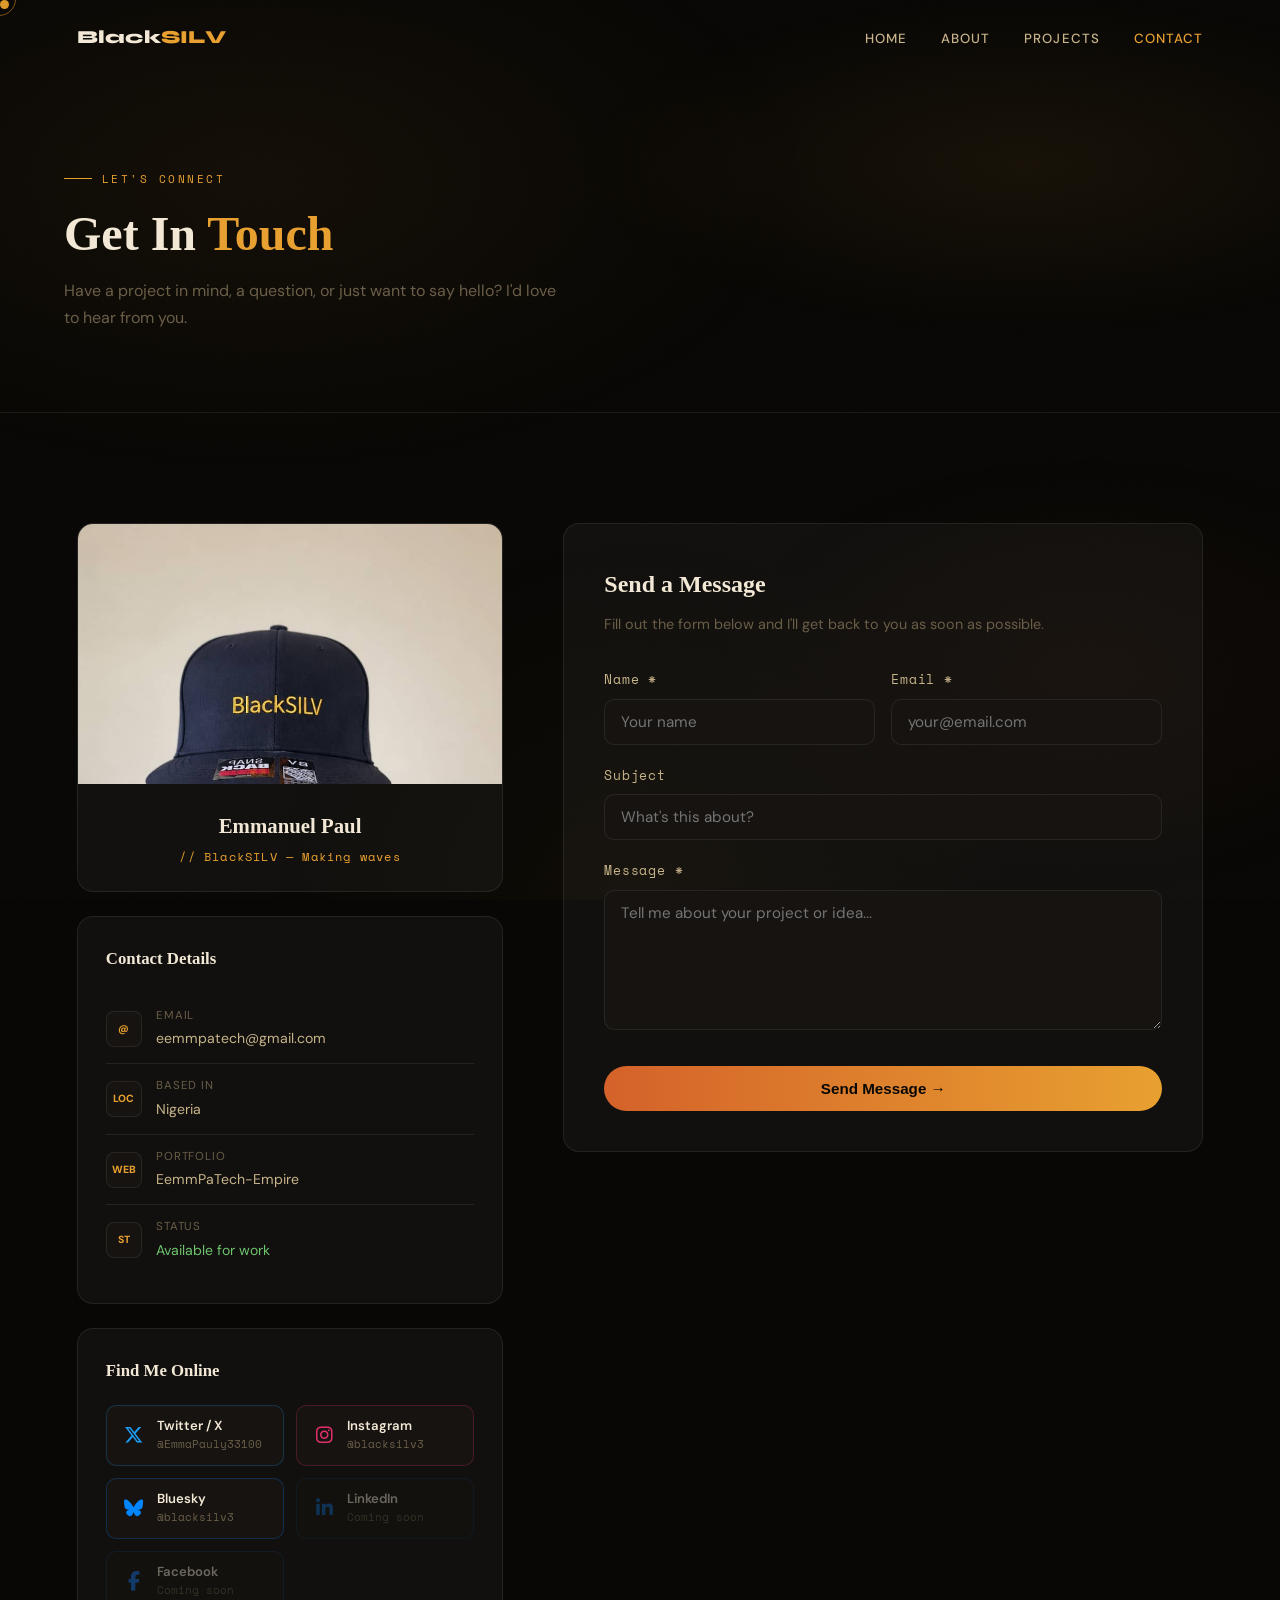
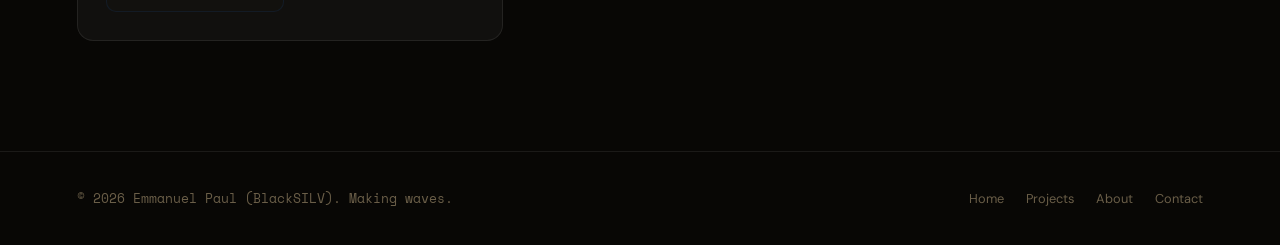
<file: contact.html>
<!DOCTYPE html>
<html lang="en">
<head>
  <meta charset="UTF-8" />
  <meta name="viewport" content="width=device-width, initial-scale=1.0" />
  <title>Contact — BlackSILV</title>
  <meta name="description" content="Get in touch with Emmanuel Paul (BlackSILV) — Frontend Developer available for freelance work and collaborations." />
  <link rel="stylesheet" href="style.css" />
  <link rel="stylesheet" href="https://cdnjs.cloudflare.com/ajax/libs/font-awesome/6.5.1/css/all.min.css" />
  <style>
    .page-hero {
      padding: 160px 5% 80px;
      border-bottom: 1px solid var(--border);
      position: relative; overflow: hidden;
    }
    .page-hero-bg {
      position: absolute; inset: 0;
      background: radial-gradient(ellipse 50% 60% at 80% 40%, rgba(232,160,48,0.07), transparent 70%);
    }
    .page-hero-content { position: relative; z-index: 1; }

    /* ---- CONTACT LAYOUT ---- */
    .contact-grid {
      display: grid;
      grid-template-columns: 1fr 1.5fr;
      gap: 60px;
      align-items: start;
    }

    /* ---- CONTACT SIDEBAR ---- */
    .contact-sidebar { display: flex; flex-direction: column; gap: 24px; }

    .contact-profile-card {
      background: var(--surface);
      border: 1px solid var(--border);
      border-radius: var(--radius-lg);
      overflow: hidden;
    }
    .contact-profile-img {
      width: 100%;
      height: 260px;
      object-fit: cover;
      object-position: top;
      display: block;
    }
    .contact-profile-info {
      padding: 24px;
      text-align: center;
    }
    .contact-profile-info h3 {
      font-family: 'Playfair Display', serif;
      font-size: 1.3rem; color: var(--cream);
      margin-bottom: 4px;
    }
    .contact-profile-info p {
      font-family: 'Space Mono', monospace;
      font-size: 0.75rem; color: var(--amber);
      letter-spacing: 0.1em;
    }

    .contact-info-card {
      background: var(--surface);
      border: 1px solid var(--border);
      border-radius: var(--radius-lg);
      padding: 28px;
    }
    .contact-info-card h4 {
      font-family: 'Playfair Display', serif;
      font-size: 1.05rem; color: var(--cream);
      margin-bottom: 20px;
    }
    .contact-item {
      display: flex; align-items: center; gap: 14px;
      padding: 12px 0;
      border-bottom: 1px solid var(--border);
    }
    .contact-item:last-child { border-bottom: none; }
    .contact-item-icon {
      width: 36px; height: 36px;
      background: var(--bg3);
      border-radius: 8px;
      border: 1px solid var(--border);
      display: flex; align-items: center; justify-content: center;
      font-size: 0.65rem;
      font-weight: 800;
      color: var(--amber);
      flex-shrink: 0;
    }
    .contact-item-label {
      font-size: 0.72rem;
      color: var(--muted);
      text-transform: uppercase;
      letter-spacing: 0.08em;
      margin-bottom: 2px;
    }
    .contact-item-value {
      font-size: 0.88rem;
      color: var(--cream2);
    }
    .contact-item-value a {
      color: var(--cream2);
      text-decoration: none;
      transition: color 0.2s;
    }
    .contact-item-value a:hover { color: var(--amber); }

    /* ---- FORM ---- */
    .contact-form-wrap {
      background: var(--surface);
      border: 1px solid var(--border);
      border-radius: var(--radius-lg);
      padding: 40px;
    }
    .contact-form-wrap h3 {
      font-family: 'Playfair Display', serif;
      font-size: 1.5rem; color: var(--cream);
      margin-bottom: 8px;
    }
    .contact-form-wrap > p {
      color: var(--muted); font-size: 0.9rem;
      margin-bottom: 32px;
    }
    .form-group {
      margin-bottom: 20px;
    }
    .form-group label {
      display: block;
      font-size: 0.8rem;
      color: var(--cream2);
      margin-bottom: 8px;
      font-family: 'Space Mono', monospace;
      letter-spacing: 0.06em;
    }
    .form-group input,
    .form-group textarea {
      width: 100%;
      background: var(--bg3);
      border: 1px solid var(--border);
      border-radius: var(--radius);
      padding: 12px 16px;
      color: var(--cream);
      font-size: 0.95rem;
      font-family: inherit;
      transition: border-color 0.3s;
      box-sizing: border-box;
    }
    .form-group input:focus,
    .form-group textarea:focus {
      outline: none;
      border-color: var(--amber);
    }
    .form-group textarea {
      resize: vertical;
      min-height: 140px;
    }
    .form-row {
      display: grid;
      grid-template-columns: 1fr 1fr;
      gap: 16px;
    }
    .form-submit {
      width: 100%;
      padding: 14px 28px;
      background: linear-gradient(90deg, var(--orange), var(--amber));
      border: none;
      border-radius: 50px;
      color: var(--bg);
      font-size: 0.95rem;
      font-weight: 700;
      cursor: pointer;
      transition: opacity 0.3s, transform 0.2s;
      margin-top: 8px;
    }
    .form-submit:hover { opacity: 0.9; transform: translateY(-2px); }
    .form-success {
      display: none;
      text-align: center;
      padding: 32px;
    }
    .form-success h3 {
      font-family: 'Playfair Display', serif;
      font-size: 1.5rem; color: var(--amber);
      margin-bottom: 12px;
    }
    .form-success p { color: var(--muted); }

    @media (max-width: 900px) {
      .contact-grid { grid-template-columns: 1fr; }
      .form-row { grid-template-columns: 1fr; }
    }

    /* ---- SOCIAL LINKS ---- */
    .social-card {
      background: var(--surface);
      border: 1px solid var(--border);
      border-radius: var(--radius-lg);
      padding: 28px;
    }
    .social-card h4 {
      font-family: 'Playfair Display', serif;
      font-size: 1.05rem; color: var(--cream);
      margin-bottom: 20px;
    }
    .social-grid {
      display: grid;
      grid-template-columns: 1fr 1fr;
      gap: 12px;
    }
    .social-btn {
      display: flex; align-items: center; gap: 12px;
      padding: 12px 16px;
      border-radius: var(--radius);
      border: 1px solid var(--border);
      text-decoration: none;
      transition: transform 0.2s, border-color 0.2s, background 0.2s;
      background: var(--bg3);
    }
    .social-btn:hover {
      transform: translateY(-3px);
    }
    .social-btn.placeholder {
      opacity: 0.4;
      cursor: default;
      pointer-events: none;
    }
    .social-btn i {
      font-size: 1.2rem;
      width: 22px; text-align: center;
      flex-shrink: 0;
    }
    .social-btn-label {
      display: flex; flex-direction: column;
    }
    .social-btn-name {
      font-size: 0.82rem;
      font-weight: 600;
      color: var(--cream);
      line-height: 1.2;
    }
    .social-btn-handle {
      font-size: 0.7rem;
      color: var(--muted);
      font-family: 'Space Mono', monospace;
    }

    /* Brand colours */
    .social-btn.twitter  { border-color: rgba(29,155,240,0.25); }
    .social-btn.twitter:hover  { background: rgba(29,155,240,0.08); border-color: rgba(29,155,240,0.5); }
    .social-btn.twitter i { color: #1d9bf0; }

    .social-btn.instagram { border-color: rgba(225,48,108,0.25); }
    .social-btn.instagram:hover { background: rgba(225,48,108,0.08); border-color: rgba(225,48,108,0.5); }
    .social-btn.instagram i { color: #e1306c; }

    .social-btn.bluesky  { border-color: rgba(0,133,255,0.25); }
    .social-btn.bluesky:hover  { background: rgba(0,133,255,0.08); border-color: rgba(0,133,255,0.5); }
    .social-btn.bluesky i { color: #0085ff; }

    .social-btn.linkedin { border-color: rgba(10,102,194,0.25); }
    .social-btn.linkedin i { color: #0a66c2; }

    .social-btn.facebook { border-color: rgba(24,119,242,0.25); }
    .social-btn.facebook i { color: #1877f2; }
  </style>
</head>
<body>

  <div class="cursor"></div>
  <div class="cursor-ring"></div>

  <div class="mobile-nav">
    <button class="mobile-close">✕</button>
    <a href="index.html">Home</a>
    <a href="about.html">About</a>
    <a href="projects.html">Projects</a>
    <a href="contact.html">Contact</a>
  </div>

  <nav>
    <a href="index.html" class="nav-logo">Black<span>SILV</span></a>
    <ul class="nav-links">
      <li><a href="index.html">Home</a></li>
      <li><a href="about.html">About</a></li>
      <li><a href="projects.html">Projects</a></li>
      <li><a href="contact.html">Contact</a></li>
    </ul>
    <button class="nav-menu-btn"><span></span><span></span><span></span></button>
  </nav>

  <div class="page-hero">
    <div class="page-hero-bg"></div>
    <div class="page-hero-content">
      <p class="section-label">Let's Connect</p>
      <h1 class="section-title">Get In <span style="color:var(--amber);">Touch</span></h1>
      <p style="color:var(--muted); max-width:500px; margin-top:16px; font-size:1rem;">
        Have a project in mind, a question, or just want to say hello? I'd love to hear from you.
      </p>
    </div>
  </div>

  <section>
    <div class="contact-grid">

      <!-- SIDEBAR -->
      <div class="contact-sidebar reveal">

        <!-- Profile card with photo -->
        <div class="contact-profile-card">
          <img src="profile.jpg" alt="Emmanuel Paul — BlackSILV" class="contact-profile-img" />
          <div class="contact-profile-info">
            <h3>Emmanuel Paul</h3>
            <p>// BlackSILV — Making waves</p>
          </div>
        </div>

        <!-- Contact details -->
        <div class="contact-info-card">
          <h4>Contact Details</h4>

          <div class="contact-item">
            <div class="contact-item-icon">@</div>
            <div>
              <div class="contact-item-label">Email</div>
              <div class="contact-item-value">
                <a href="mailto:eemmpatech@gmail.com">eemmpatech@gmail.com</a>
              </div>
            </div>
          </div>

          <div class="contact-item">
            <div class="contact-item-icon">LOC</div>
            <div>
              <div class="contact-item-label">Based In</div>
              <div class="contact-item-value">Nigeria</div>
            </div>
          </div>

          <div class="contact-item">
            <div class="contact-item-icon">WEB</div>
            <div>
              <div class="contact-item-label">Portfolio</div>
              <div class="contact-item-value">
                <a href="https://eemmpatech-empire.github.io/" target="_blank">EemmPaTech-Empire</a>
              </div>
            </div>
          </div>

          <div class="contact-item">
            <div class="contact-item-icon">ST</div>
            <div>
              <div class="contact-item-label">Status</div>
              <div class="contact-item-value" style="color:#6ec46e;">Available for work</div>
            </div>
          </div>
        </div>

        <!-- Social Links -->
        <div class="social-card">
          <h4>Find Me Online</h4>
          <div class="social-grid">

            <a href="https://x.com/EmmaPauly33100" target="_blank" class="social-btn twitter">
              <i class="fa-brands fa-x-twitter"></i>
              <div class="social-btn-label">
                <span class="social-btn-name">Twitter / X</span>
                <span class="social-btn-handle">@EmmaPauly33100</span>
              </div>
            </a>

            <a href="https://www.instagram.com/blacksilv3?igsh=MWx1Zzg1bzJlZWs2dQ==" target="_blank" class="social-btn instagram">
              <i class="fa-brands fa-instagram"></i>
              <div class="social-btn-label">
                <span class="social-btn-name">Instagram</span>
                <span class="social-btn-handle">@blacksilv3</span>
              </div>
            </a>

            <a href="https://bsky.app/profile/blacksilv3.bsky.social" target="_blank" class="social-btn bluesky">
              <i class="fa-brands fa-bluesky"></i>
              <div class="social-btn-label">
                <span class="social-btn-name">Bluesky</span>
                <span class="social-btn-handle">@blacksilv3</span>
              </div>
            </a>

            <span class="social-btn linkedin placeholder">
              <i class="fa-brands fa-linkedin-in"></i>
              <div class="social-btn-label">
                <span class="social-btn-name">LinkedIn</span>
                <span class="social-btn-handle">Coming soon</span>
              </div>
            </span>

            <span class="social-btn facebook placeholder">
              <i class="fa-brands fa-facebook-f"></i>
              <div class="social-btn-label">
                <span class="social-btn-name">Facebook</span>
                <span class="social-btn-handle">Coming soon</span>
              </div>
            </span>

          </div>
        </div>

      </div>

      <!-- FORM -->
      <div class="contact-form-wrap reveal">
        <h3>Send a Message</h3>
        <p>Fill out the form below and I'll get back to you as soon as possible.</p>

        <div id="contactFormWrap">
          <form id="contactForm" action="https://formspree.io/f/xojbloyl" method="POST" onsubmit="submitForm(event)">

            <!-- Formspree routing — delivers to eemmpatech@gmail.com -->
            <input type="hidden" name="_to"      value="eemmpatech@gmail.com" />
            <input type="hidden" name="_subject" value="New message from BlackSILV Portfolio" />
            <!-- _replyto mirrors the sender's email so you can reply directly -->
            <input type="hidden" name="_replyto" id="replytoField" value="" />
            <!-- Honeypot spam guard -->
            <input type="text"   name="_gotcha"  style="display:none" tabindex="-1" autocomplete="off" />

            <div class="form-row">
              <div class="form-group">
                <label for="senderName">Name *</label>
                <input type="text" id="senderName" name="name" placeholder="Your name" required autocomplete="name" />
              </div>
              <div class="form-group">
                <label for="senderEmail">Email *</label>
                <input type="email" id="senderEmail" name="email" placeholder="your@email.com" required autocomplete="email" />
              </div>
            </div>

            <div class="form-group">
              <label for="senderSubject">Subject</label>
              <input type="text" id="senderSubject" name="subject" placeholder="What's this about?" />
            </div>

            <div class="form-group">
              <label for="senderMessage">Message *</label>
              <textarea id="senderMessage" name="message" placeholder="Tell me about your project or idea..." required></textarea>
            </div>

            <button type="submit" class="form-submit" id="submitBtn">Send Message →</button>
          </form>

          <div id="formSuccess" class="form-success">
            <h3>Message Sent!</h3>
            <p>Your message is on its way to Emmanuel. He'll get back to you shortly.</p>
            <br/>
            <a href="index.html" style="color:var(--amber); font-family:'Space Mono',monospace; font-size:0.82rem;">← Back to Home</a>
          </div>

          <div id="formError" style="display:none; margin-top:16px; padding:16px; background:rgba(212,98,42,0.1); border:1px solid rgba(212,98,42,0.3); border-radius:var(--radius); color:#e07050; font-size:0.88rem;">
            Something went wrong. Please try again or email directly at <a href="mailto:eemmpatech@gmail.com" style="color:var(--amber);">eemmpatech@gmail.com</a>.
          </div>
        </div>
      </div>

    </div>
  </section>

  <footer>
    <p>© 2026 Emmanuel Paul (BlackSILV). Making waves.</p>
    <div class="footer-links">
      <a href="index.html">Home</a>
      <a href="projects.html">Projects</a>
      <a href="about.html">About</a>
      <a href="contact.html">Contact</a>
    </div>
  </footer>

  <script src="script.js"></script>
  <script>
    // Mirror sender email into _replyto so replies go back to them
    document.getElementById('senderEmail').addEventListener('input', function () {
      document.getElementById('replytoField').value = this.value;
    });

    async function submitForm(e) {
      e.preventDefault();

      const form     = document.getElementById('contactForm');
      const btn      = document.getElementById('submitBtn');
      const success  = document.getElementById('formSuccess');
      const errBox   = document.getElementById('formError');

      const name    = document.getElementById('senderName').value.trim();
      const email   = document.getElementById('senderEmail').value.trim();
      const message = document.getElementById('senderMessage').value.trim();

      // Basic validation
      if (!name || !email || !message) {
        errBox.textContent = 'Please fill in your name, email, and message.';
        errBox.style.display = 'block';
        return;
      }

      // Loading state
      btn.textContent = 'Sending...';
      btn.disabled = true;
      btn.style.opacity = '0.7';
      errBox.style.display = 'none';

      try {
        const response = await fetch('https://formspree.io/f/xojbloyl', {
          method: 'POST',
          body: new FormData(form),
          headers: { 'Accept': 'application/json' }
        });

        if (response.ok) {
          form.style.display = 'none';
          success.style.display = 'block';
        } else {
          const data = await response.json();
          throw new Error(data.errors ? data.errors.map(e => e.message).join(', ') : 'Submission failed');
        }
      } catch (err) {
        errBox.style.display = 'block';
        btn.textContent = 'Send Message →';
        btn.disabled = false;
        btn.style.opacity = '1';
      }
    }
  </script>
</body>
</html>
</file>
<file: style.css>
/* ============================================
   BLACKSILV PORTFOLIO v2 — style.css
   Warm amber | Glassmorphism | Editorial
   ============================================ */

@import url('https://fonts.googleapis.com/css2?family=Clash+Display:wght@400;500;600;700&family=Syne:wght@400;600;700;800&family=DM+Sans:ital,wght@0,300;0,400;0,500;1,300&family=Space+Mono:wght@400;700&display=swap');

/* ── TOKENS ─────────────────────────────── */
:root {
  --ink:       #080705;
  --ink2:      #100e0a;
  --ink3:      #181410;
  --glass:     rgba(255,255,255,0.04);
  --glass2:    rgba(255,255,255,0.07);
  --border:    rgba(255,255,255,0.08);
  --border-hi: rgba(232,160,48,0.45);
  --gold:      #e8a030;
  --gold2:     #f5c04a;
  --gold3:     #c07820;
  --ember:     #d4622a;
  --cream:     #f2e8d5;
  --cream2:    #c8b48a;
  --muted:     #6a5e48;
  --success:   #4caf72;
  --r:         14px;
  --r2:        22px;
}

*,*::before,*::after{box-sizing:border-box;margin:0;padding:0}
html{scroll-behavior:smooth;font-size:16px}
body{
  background:var(--ink);
  color:var(--cream);
  font-family:'DM Sans',sans-serif;
  line-height:1.7;
  overflow-x:hidden;
  cursor:none;
}

/* ── ANIMATED MESH BG ───────────────────── */
body::before{
  content:'';
  position:fixed;inset:0;z-index:0;
  background:
    radial-gradient(ellipse 80% 60% at 20% 20%, rgba(232,160,48,0.055) 0%, transparent 55%),
    radial-gradient(ellipse 60% 50% at 85% 75%, rgba(212,98,42,0.045) 0%, transparent 50%),
    radial-gradient(ellipse 50% 70% at 50% 100%, rgba(232,160,48,0.03) 0%, transparent 60%);
  animation:meshShift 12s ease-in-out infinite alternate;
  pointer-events:none;
}
@keyframes meshShift{
  0%  {background-position:0% 0%,100% 100%,50% 100%}
  100%{background-position:30% 20%,70% 60%,60% 80%}
}

/* Noise grain */
body::after{
  content:'';
  position:fixed;inset:0;z-index:1;
  background-image:url("data:image/svg+xml,%3Csvg xmlns='http://www.w3.org/2000/svg' width='300' height='300'%3E%3Cfilter id='n'%3E%3CfeTurbulence type='fractalNoise' baseFrequency='0.75' numOctaves='4' stitchTiles='stitch'/%3E%3C/filter%3E%3Crect width='300' height='300' filter='url(%23n)' opacity='0.03'/%3E%3C/svg%3E");
  pointer-events:none;opacity:.5;
}

/* ── CUSTOM CURSOR ──────────────────────── */
.cursor{
  width:9px;height:9px;
  background:var(--gold);border-radius:50%;
  position:fixed;top:0;left:0;z-index:9999;
  pointer-events:none;
  transition:transform .12s,background .2s;
  mix-blend-mode:difference;
}
.cursor-ring{
  width:34px;height:34px;
  border:1.5px solid rgba(232,160,48,.5);
  border-radius:50%;
  position:fixed;top:0;left:0;z-index:9998;
  pointer-events:none;
  transition:width .2s,height .2s,opacity .2s;
}
.cursor.big{transform:translate(-50%,-50%) scale(2.8);background:var(--ember)}
.cursor-ring.big{width:52px;height:52px;opacity:.2}

/* ── NAV ────────────────────────────────── */
nav{
  position:fixed;top:0;left:0;right:0;z-index:500;
  display:flex;align-items:center;justify-content:space-between;
  padding:22px 6%;
  transition:padding .35s,background .35s,border-color .35s;
  border-bottom:1px solid transparent;
}
nav.stuck{
  padding:14px 6%;
  background:rgba(8,7,5,.88);
  backdrop-filter:blur(24px);
  -webkit-backdrop-filter:blur(24px);
  border-color:var(--border);
}
.nav-logo{
  font-family:'Syne',sans-serif;
  font-weight:800;font-size:1.15rem;
  color:var(--cream);text-decoration:none;
  letter-spacing:.01em;
}
.nav-logo em{color:var(--gold);font-style:normal}
.nav-links{display:flex;gap:34px;list-style:none}
.nav-links a{
  color:var(--cream2);text-decoration:none;
  font-size:.83rem;font-weight:500;
  letter-spacing:.08em;text-transform:uppercase;
  position:relative;transition:color .3s;
}
.nav-links a::after{
  content:'';position:absolute;bottom:-3px;left:0;
  width:0;height:1.5px;background:var(--gold);
  transition:width .3s;
}
.nav-links a:hover,
.nav-links a.active{color:var(--gold)}
.nav-links a:hover::after,
.nav-links a.active::after{width:100%}
.nav-cta{
  padding:9px 22px;
  border:1.5px solid var(--border-hi);
  border-radius:50px;
  color:var(--gold);
  font-size:.82rem;font-weight:600;
  text-decoration:none;
  transition:.3s;
  backdrop-filter:blur(8px);
}
.nav-cta:hover{background:var(--gold);color:var(--ink)}

/* ── HAMBURGER ──────────────────────────── */
.ham{
  display:none;background:none;border:none;
  flex-direction:column;gap:5px;cursor:pointer;padding:4px;
}
.ham span{
  display:block;width:22px;height:2px;
  background:var(--cream);border-radius:2px;transition:.3s;
}
.ham.open span:nth-child(1){transform:translateY(7px) rotate(45deg)}
.ham.open span:nth-child(2){opacity:0}
.ham.open span:nth-child(3){transform:translateY(-7px) rotate(-45deg)}

/* ── MOBILE OVERLAY ─────────────────────── */
.mob-nav{
  position:fixed;inset:0;z-index:490;
  background:rgba(8,7,5,.97);
  backdrop-filter:blur(30px);
  display:flex;flex-direction:column;
  align-items:center;justify-content:center;gap:44px;
  opacity:0;pointer-events:none;transition:opacity .3s;
}
.mob-nav.open{opacity:1;pointer-events:all}
.mob-nav a{
  font-family:'Syne',sans-serif;font-size:2.4rem;font-weight:700;
  color:var(--cream);text-decoration:none;transition:color .25s;
}
.mob-nav a:hover{color:var(--gold)}

/* ── GLASS CARD ─────────────────────────── */
.glass{
  background:var(--glass);
  border:1px solid var(--border);
  border-radius:var(--r2);
  backdrop-filter:blur(16px);
  -webkit-backdrop-filter:blur(16px);
  transition:border-color .3s,transform .3s,box-shadow .3s;
}
.glass:hover{
  border-color:var(--border-hi);
  transform:translateY(-5px);
  box-shadow:0 24px 48px rgba(0,0,0,.35),0 0 0 1px rgba(232,160,48,.08);
}

/* ── SECTION BASICS ─────────────────────── */
section,.section{position:relative;z-index:2;padding:110px 6%}
.section-label{
  display:inline-flex;align-items:center;gap:10px;
  font-family:'Space Mono',monospace;font-size:.7rem;
  color:var(--gold);letter-spacing:.22em;text-transform:uppercase;
  margin-bottom:18px;
}
.section-label::before{
  content:'';width:28px;height:1px;background:var(--gold);display:block;
}
h1.big,h2.big{
  font-family:'Syne',sans-serif;font-weight:800;
  font-size:clamp(2.6rem,7vw,5.5rem);
  line-height:1.0;color:var(--cream);
}
h2.med{
  font-family:'Syne',sans-serif;font-weight:700;
  font-size:clamp(1.8rem,4vw,3rem);line-height:1.1;color:var(--cream);
}
.gold{color:var(--gold)}
.divider{
  width:50px;height:3px;
  background:linear-gradient(90deg,var(--ember),var(--gold));
  border-radius:2px;margin:22px 0 44px;
}

/* ── BUTTONS ────────────────────────────── */
.btn{
  display:inline-flex;align-items:center;gap:9px;
  padding:14px 32px;border-radius:50px;
  font-family:'DM Sans',sans-serif;font-weight:600;
  font-size:.9rem;letter-spacing:.03em;
  text-decoration:none;border:none;cursor:pointer;transition:.3s;
}
.btn-gold{background:var(--gold);color:var(--ink)}
.btn-gold:hover{background:var(--gold2);transform:translateY(-2px);box-shadow:0 14px 32px rgba(232,160,48,.28)}
.btn-ghost{background:transparent;color:var(--cream);border:1.5px solid var(--border)}
.btn-ghost:hover{border-color:var(--gold);color:var(--gold);transform:translateY(-2px)}

/* ── TAG PILL ───────────────────────────── */
.tag{
  display:inline-block;padding:4px 13px;
  background:rgba(255,255,255,.05);
  border:1px solid var(--border);border-radius:50px;
  font-family:'Space Mono',monospace;
  font-size:.72rem;color:var(--cream2);letter-spacing:.04em;
}

/* ── SCROLL REVEAL ──────────────────────── */
.sr{opacity:0;transform:translateY(28px);transition:opacity .75s ease,transform .75s ease}
.sr.vis{opacity:1;transform:none}
.sr-l{opacity:0;transform:translateX(-30px);transition:opacity .75s ease,transform .75s ease}
.sr-l.vis{opacity:1;transform:none}
.sr-r{opacity:0;transform:translateX(30px);transition:opacity .75s ease,transform .75s ease}
.sr-r.vis{opacity:1;transform:none}

/* ── PAGE FADE IN ───────────────────────── */
.page-wrap{opacity:0;animation:pageFade .6s .05s ease forwards}
@keyframes pageFade{to{opacity:1}}

/* ── FOOTER ─────────────────────────────── */
footer{
  position:relative;z-index:2;
  border-top:1px solid var(--border);
  padding:36px 6%;
  display:flex;align-items:center;justify-content:space-between;flex-wrap:wrap;gap:16px;
}
footer p{font-size:.8rem;color:var(--muted);font-family:'Space Mono',monospace}
.foot-links{display:flex;gap:22px}
.foot-links a{font-size:.8rem;color:var(--muted);text-decoration:none;transition:color .3s}
.foot-links a:hover{color:var(--gold)}

/* ── BADGES ─────────────────────────────── */
.badge{
  display:inline-flex;align-items:center;gap:7px;
  padding:5px 14px;border-radius:50px;
  font-family:'Space Mono',monospace;font-size:.68rem;letter-spacing:.07em;
}
.badge-live{background:rgba(76,175,114,.1);color:#4caf72;border:1px solid rgba(76,175,114,.25)}
.badge-building{background:rgba(232,160,48,.1);color:var(--gold);border:1px solid rgba(232,160,48,.25)}
.badge-ai{background:rgba(140,100,255,.1);color:#b09aff;border:1px solid rgba(140,100,255,.25)}
.badge-hot{background:rgba(212,98,42,.12);color:var(--ember);border:1px solid rgba(212,98,42,.28)}
.dot-pulse{
  width:7px;height:7px;border-radius:50%;background:currentColor;
  animation:dotPulse 2s infinite;
}
@keyframes dotPulse{0%,100%{transform:scale(1);opacity:1}50%{transform:scale(1.5);opacity:.5}}

/* ── RESPONSIVE ─────────────────────────── */
@media(max-width:900px){
  .nav-links,.nav-cta{display:none}
  .ham{display:flex}
  section,.section{padding:80px 5%}
  body{cursor:auto}
  .cursor,.cursor-ring{display:none}
}
@media(max-width:600px){
  section,.section{padding:64px 5%}
}

/* ── SHARED THEME VARIABLES (used by inline page styles) ── */
:root {
  --amber:   #e8a030;
  --amber2:  #f5c04a;
  --orange:  #d4622a;
  --bg:      #080705;
  --bg2:     #0e0c09;
  --bg3:     #161310;
  --surface: rgba(255,255,255,0.04);
  --radius:  10px;
  --radius-lg: 16px;
}

/* ── BTN ALIASES ── */
.btn-primary {
  background: var(--amber);
  color: var(--bg);
  display: inline-flex; align-items: center; gap: 9px;
  padding: 14px 32px; border-radius: 50px;
  font-weight: 700; font-size: 0.9rem;
  text-decoration: none; border: none; cursor: pointer;
  transition: 0.3s;
}
.btn-primary:hover { background: var(--amber2); transform: translateY(-2px); }
.btn-outline {
  background: transparent;
  color: var(--cream);
  border: 1.5px solid rgba(255,255,255,0.12);
  display: inline-flex; align-items: center;
  padding: 14px 32px; border-radius: 50px;
  font-weight: 600; font-size: 0.9rem;
  text-decoration: none; cursor: pointer;
  transition: 0.3s;
}
.btn-outline:hover { border-color: var(--amber); color: var(--amber); transform: translateY(-2px); }

/* ── SECTION TITLES (page-level) ── */
.section-title {
  font-family: 'Playfair Display', serif;
  font-size: clamp(1.8rem, 4vw, 3rem);
  font-weight: 800;
  color: var(--cream);
  line-height: 1.15;
  margin-bottom: 12px;
}
.section-title em { font-style: italic; color: var(--cream2); }

/* ── REVEAL ANIMATION ── */
.reveal { opacity: 0; transform: translateY(20px); transition: opacity 0.6s ease, transform 0.6s ease; }
.reveal.visible { opacity: 1; transform: none; }

/* ── DIVIDER ── */
.divider { width: 50px; height: 3px; background: linear-gradient(90deg, var(--orange), var(--amber)); border-radius: 2px; margin: 16px 0 40px; }

/* ── TAG ── */
.tag {
  display: inline-block; padding: 4px 13px;
  background: rgba(255,255,255,0.05);
  border: 1px solid rgba(255,255,255,0.1);
  border-radius: 50px;
  font-family: 'Space Mono', monospace;
  font-size: 0.72rem; color: var(--cream2); letter-spacing: 0.04em;
}

/* ── SECTION LABEL ── */
.section-label {
  display: inline-flex; align-items: center; gap: 10px;
  font-family: 'Space Mono', monospace; font-size: 0.7rem;
  color: var(--amber); letter-spacing: 0.22em; text-transform: uppercase;
  margin-bottom: 18px;
}
.section-label::before { content: ''; width: 28px; height: 1px; background: var(--amber); display: block; }

/* ── MOBILE NAV ── */
.mobile-nav {
  position: fixed; inset: 0; z-index: 490;
  background: rgba(8,7,5,0.97); backdrop-filter: blur(30px);
  display: flex; flex-direction: column;
  align-items: center; justify-content: center; gap: 36px;
  opacity: 0; pointer-events: none; transition: opacity 0.3s;
}
.mobile-nav.open { opacity: 1; pointer-events: all; }
.mobile-nav a { font-family: 'Playfair Display', serif; font-size: 2rem; font-weight: 700; color: var(--cream); text-decoration: none; }
.mobile-nav a:hover { color: var(--amber); }
.mobile-close { background: none; border: none; color: var(--cream2); font-size: 1.2rem; cursor: pointer; position: absolute; top: 28px; right: 6%; }

/* ── NAV MENU BTN ── */
.nav-menu-btn {
  display: none; background: none; border: none; cursor: pointer; flex-direction: column; gap: 5px; padding: 4px;
}
.nav-menu-btn span { display: block; width: 22px; height: 2px; background: var(--cream); border-radius: 2px; }
@media (max-width: 900px) {
  .nav-links { display: none !important; }
  .nav-menu-btn { display: flex; }
}

/* ── FOOTER LINKS ── */
.footer-links { display: flex; gap: 22px; }
.footer-links a { font-size: 0.8rem; color: var(--muted); text-decoration: none; transition: color 0.3s; }
.footer-links a:hover { color: var(--amber); }

/* ── NAV LOGO SPAN ── */
.nav-logo span { color: var(--amber); }

/* ── NAV SCROLLED ── */
nav.scrolled {
  background: rgba(8,7,5,0.9); backdrop-filter: blur(24px);
  border-bottom: 1px solid rgba(255,255,255,0.08);
}

/* ── Playfair import ── */
@import url('https://fonts.googleapis.com/css2?family=Playfair+Display:ital,wght@0,700;0,900;1,700&display=swap');
</file>
